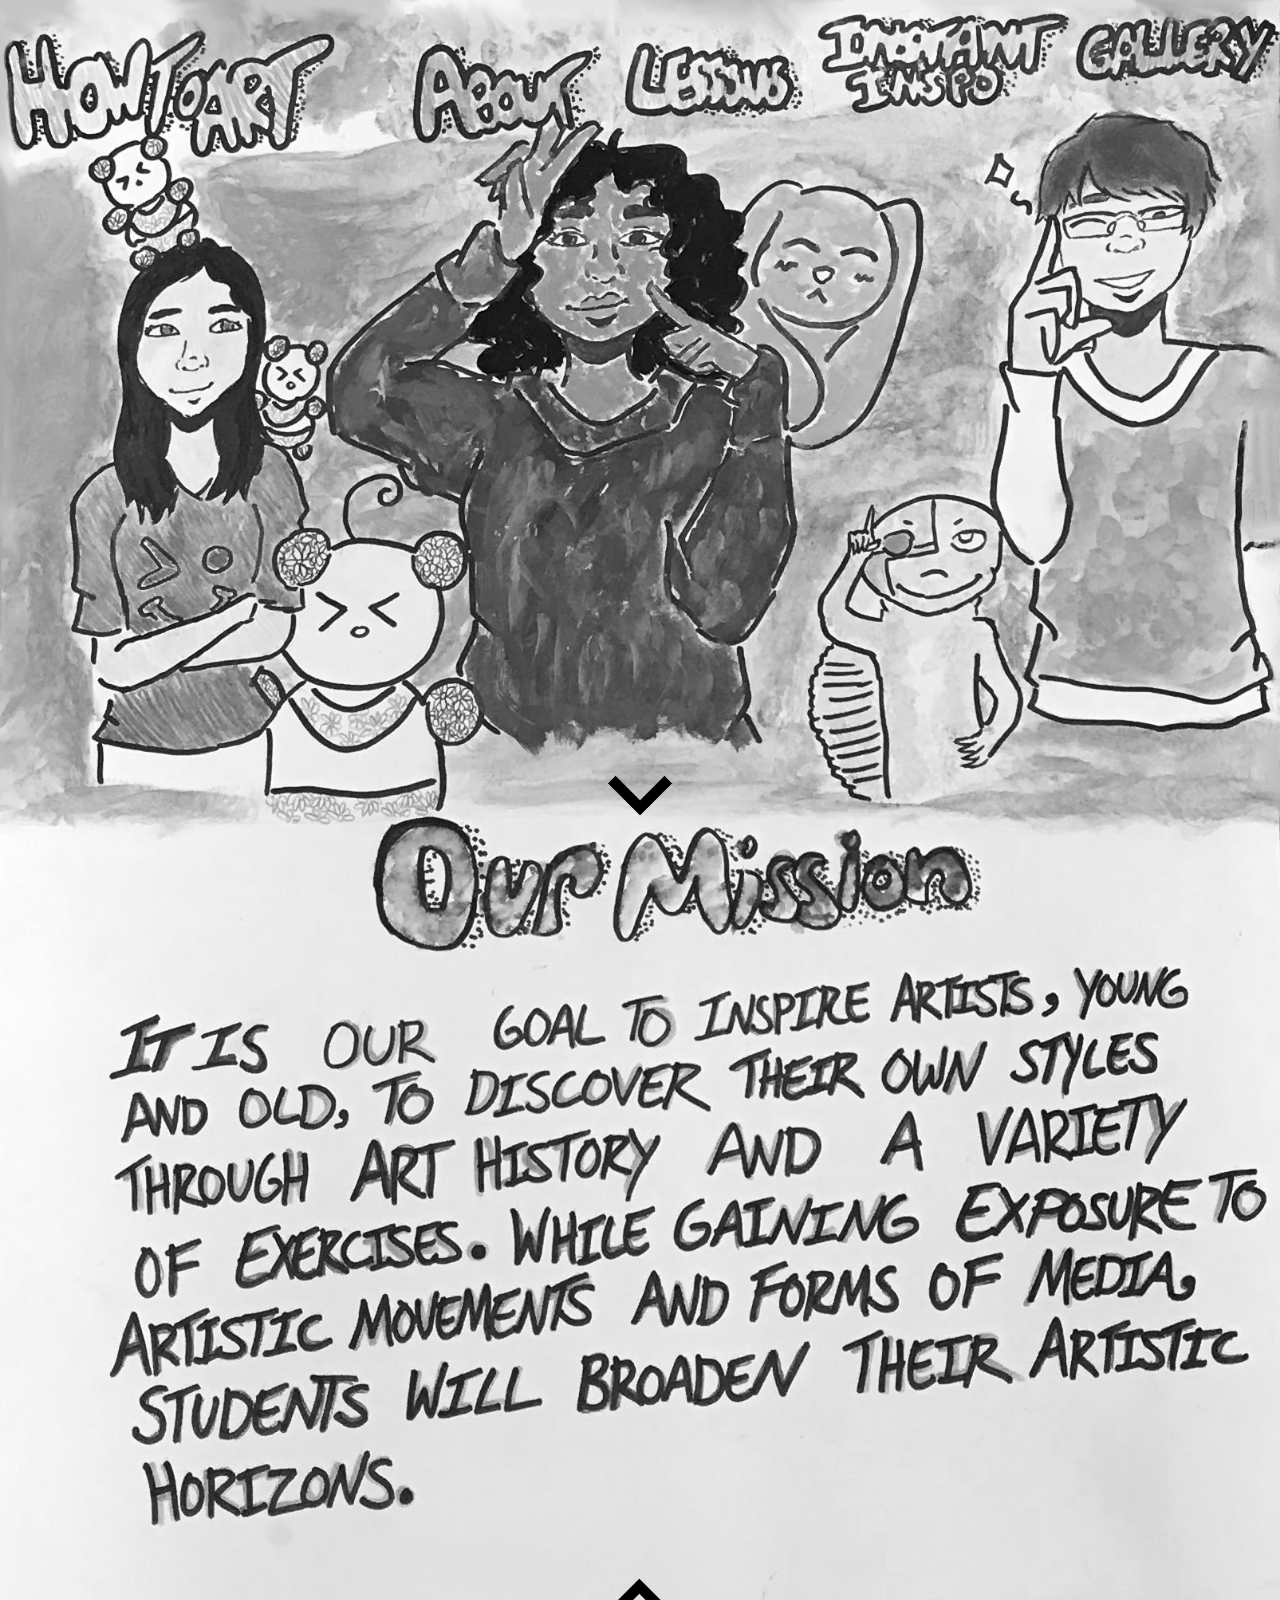
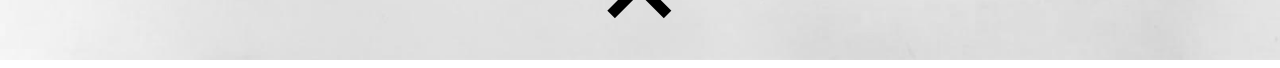
<file: html/index.html>
<!DOCTYPE html>
<html>
    <head>
        <link rel ="stylesheet" href="../css/index.css"><!--Links the css to the html.--> 
        <title>How To Art</title><!--add title to the tab-->
    </head>
    <body>
        <!--This div has an id for up and is for visible top-->
        <div id="up"> 
        </div>

        <!--This div has an id for visible_top. The herf links the down image to the down id that connects to the other image.-->
        <div id="visible_top">
            <a href="#down"><img src="../img/home/down.png" alt="down arrow"></a>
        </div>

        <!--This id is called visible_bottom-->
        <div id="visible_bottom">
            <!--this is to call the up and there's a link for img of an up-->
            <a href="#up"><img src="../img/home/up.png" alt="up arrow"></a>
        </div>
        
        <!--this div is to have an id for down-->
        <div id="down">
            <!--this href is link the down. So when it's clicked, it goes to up-->
            <a href="#up"></a>
        </div>

        <!--Every image is in a div with a class, so they can each be adjusted to fit into the page nicely.-->
        <!--Black and white background of the home page-->
        <div class = "home_background">
            <img src = "../img/home/home_black_white.png" alt="background">
        </div>

        <!--Allows how_to_art image to be on top of the black&white background and to be a clickable link to get to the home page as a navbar-->
        <div class = "how_to_art">
            <a href="index.html"><img src = "../img/home/how_to_art.png" alt="how_to_art navbar"></a>
        </div>

        <!--Allows About image to be on top of the black&white background and to be a clickable link to get to the about page as a navbar-->
        <div class = "about">
            <a href="about.html"><img src = "../img/home/about.png" alt="about navbar"></a>
        </div>

        <!--Allows Lessons image to be on top of the black&white background and to be a clickable link to get to the lessons page as a navbar-->
        <div class = "lessons">    
            <a href="lessons.html"><img src = "../img/home/lessons.png" alt="lessons navbar"></a>
        </div>

        <!--Allows instant_inspo image to be on top of the black&white background and to be a clickable link to get to the instant_inspo page as a navbar-->
        <div class = "instant_inspo">
            <a href="instant_inspo.html"><img src = "../img/home/instant_inspo.png" alt="instant_inspo navbar"></a>
        </div>

        <!--Allows Gallery image to be on top of the black&white background and to be a clickable link to get to the gallery page as a navbar-->
        <div class = "gallery">
            <a href="gallery.html"><img src = "../img/home/gallery.png" alt="gallery navbar"></a>
        </div>

        <!--Add in the our_mission picture to be placed.-->
        <div class = "our_mission">
            <img src="../img/home/our_mission.png" alt="our mission">
        </div>

        <!--Add in the mission_statement1 picture to be placed.-->
        <div class="mission_statement1">
            <img src="../img/home/mission_statement1.png" alt="mission statement">
        </div>

        <!--Add in the mission_statement2 picture to be placed.-->
        <div class="mission_statement2">
            <img src="../img/home/mission_statement2.png" alt="mission statement">
        </div>

        <!--Add in the mission_statement3 picture to be placed.-->
        <div class="mission_statement3">
            <img src="../img/home/mission_statement3.png" alt="mission statement"> 
        </div>

        <!--Add in the mission_statement4 picture to be placed.-->
        <div class="mission_statement4">
            <img src="../img/home/mission_statement4.png" alt="mission statement">
        </div>
        
        <!--These are the content for mission statements. They are hidden text for web browser reader-->
        <div class="mission_statements_text">
            <p>It is our goal to inspire artists, young and old, to discover their own styles through art history and a variety of exercises. While gaining exposure to artistic movements and forms of media, students will broaden their artistic horizons.</p>
        </div>

        <!--Add in the jenny picture to be placed and make it clickable to a specific spot of the about page.-->
        <div class="jenny">
            <a href = "about.html#jenny_linked"><img src="../img/home/jenny.png" alt="jenny"></a>
        </div>

        <!--Add in the panda1 picture to be placed.-->
        <div class="panda1">
            <img src="../img/home/panda1.png" alt="panda">
        </div>

        <!--Add in the panda2 picture to be placed.-->
        <div class="panda2">
            <img src="../img/home/panda2.png" alt="panda">
        </div>

        <!--Add in the panda3 picture to be placed.-->
        <div class="panda3">
            <img src="../img/home/panda3.png" alt="panda">
        </div>

        <!--Add in the samyra picture to be placed and make it clickable to a specific spot of the about page.-->
        <div class="samyra">
            <a href = "about.html#samyra_linked"><img src="../img/home/samyra.png" alt="samyra"></a>
        </div>

        <!--Add in the bunny picture to be placed.-->
        <div class="bunny">
            <img src="../img/home/bunny.png" alt="bunny">
        </div>

        <!--Add in the andy picture to be placed and make it clickable to a specific spot of the about page.-->
        <div class="andy">
            <a href = "about.html#andy_linked"><img src="../img/home/andy.png" alt="andy"></a>
        </div>

        <!--Add in the cyborg picture to be placed.-->
        <div class="cyborg">
            <img src="../img/home/cyborg.png" alt="cyborg">
        </div>
    </body>
</html>
</file>
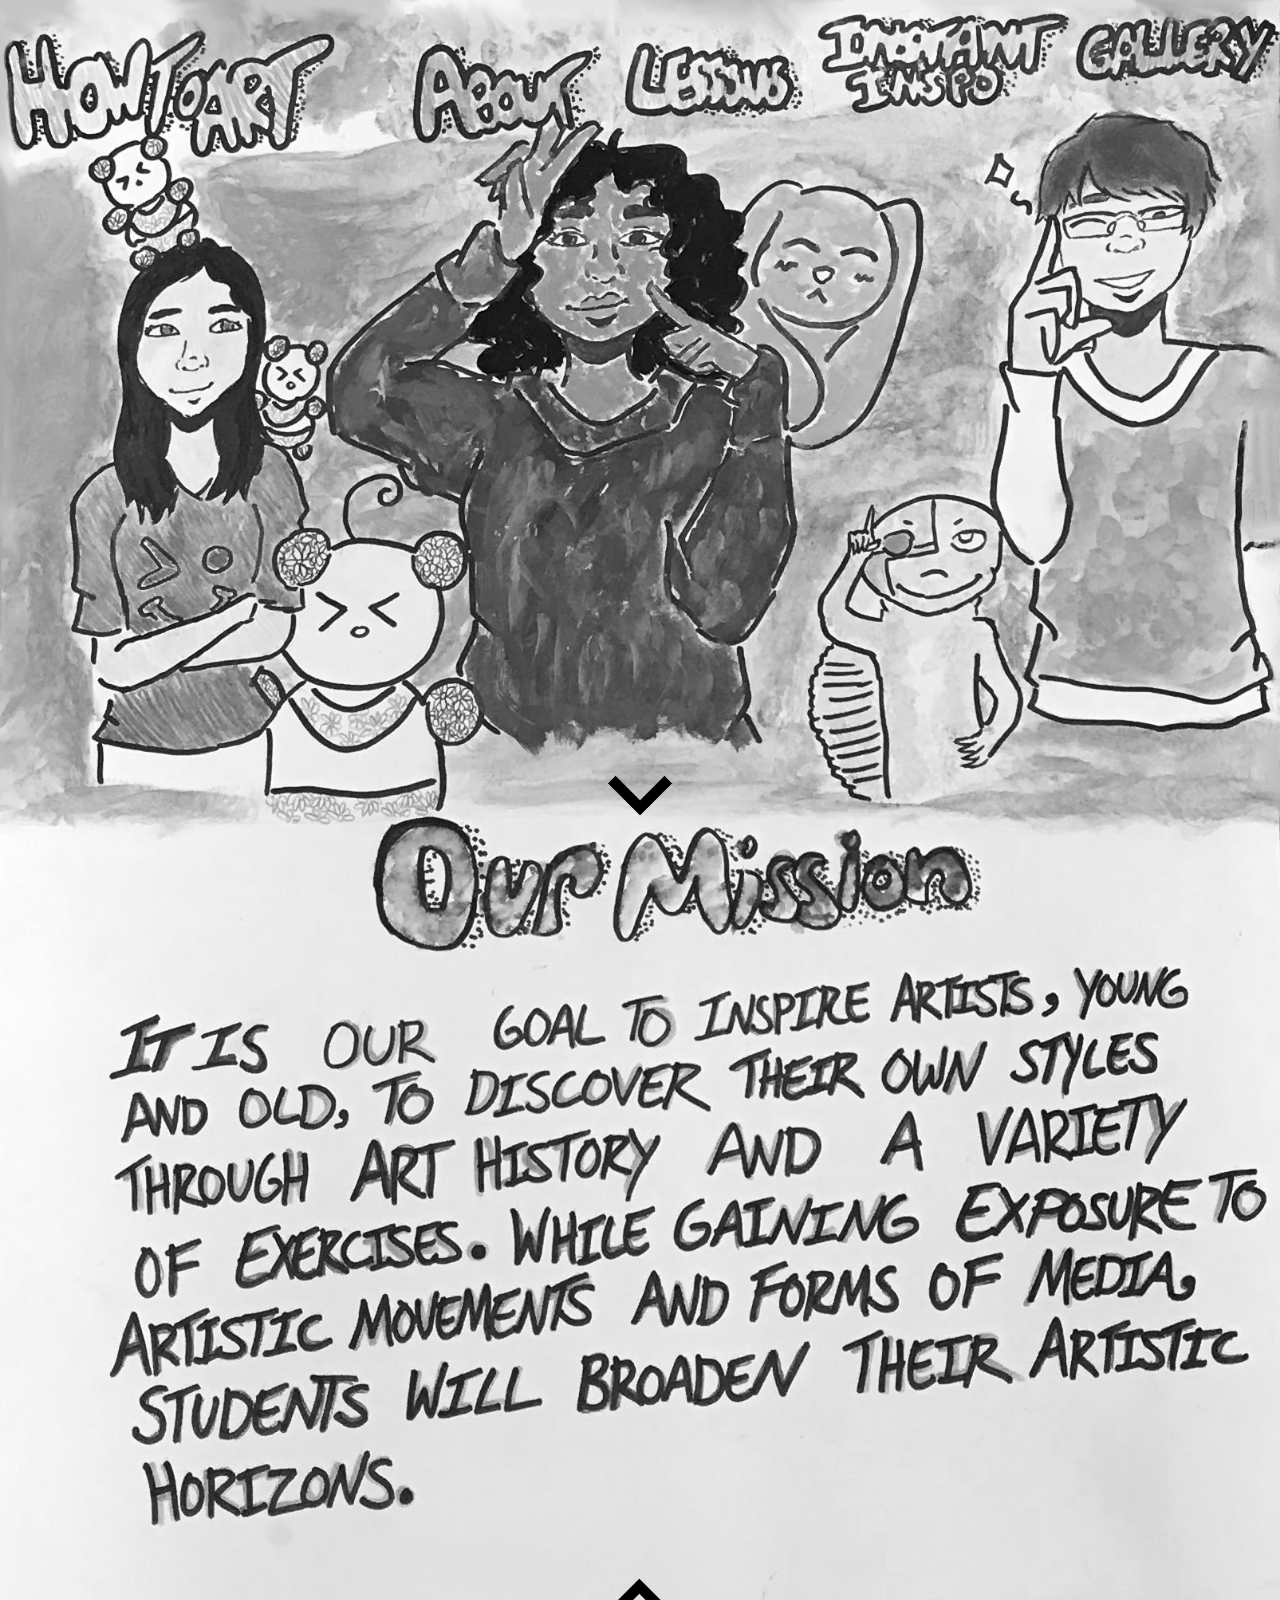
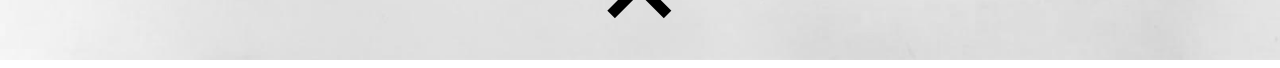
<file: index2.html>
<!DOCTYPE html>
<html>
    <head>
        <link rel ="stylesheet" href="../css/home.css"><!--Links the css to the html.--> 
        <title>How To Art</title><!--add title to the tab-->
    </head>
    <body>
        <!--This div has an id for up and is for visible top-->
        <div id="up"> 
        </div>

        <!--This div has an id for visible_top. The herf links the down image to the down id that connects to the other image.-->
        <div id="visible_top">
            <a href="#down"><img src="../img/home/down.png" alt="down arrow"></a>
        </div>

        <!--This id is called visible_bottom-->
        <div id="visible_bottom">
            <!--this is to call the up and there's a link for img of an up-->
            <a href="#up"><img src="../img/home/up.png" alt="up arrow"></a>
        </div>
        
        <!--this div is to have an id for down-->
        <div id="down">
            <!--this href is link the down. So when it's clicked, it goes to up-->
            <a href="#up"></a>
        </div>

        <!--Every image is in a div with a class, so they can each be adjusted to fit into the page nicely.-->
        <!--Black and white background of the home page-->
        <div class = "home_background">
            <img src = "../img/home/home_black_white.png" alt="background">
        </div>

        <!--Allows how_to_art image to be on top of the black&white background and to be a clickable link to get to the home page as a navbar-->
        <div class = "how_to_art">
            <a href="index.html"><img src = "../img/home/how_to_art.png" alt="how_to_art navbar"></a>
        </div>

        <!--Allows About image to be on top of the black&white background and to be a clickable link to get to the about page as a navbar-->
        <div class = "about">
            <a href="about.html"><img src = "../img/home/about.png" alt="about navbar"></a>
        </div>

        <!--Allows Lessons image to be on top of the black&white background and to be a clickable link to get to the lessons page as a navbar-->
        <div class = "lessons">    
            <a href="lessons.html"><img src = "../img/home/lessons.png" alt="lessons navbar"></a>
        </div>

        <!--Allows instant_inspo image to be on top of the black&white background and to be a clickable link to get to the instant_inspo page as a navbar-->
        <div class = "instant_inspo">
            <a href="instant_inspo.html"><img src = "../img/home/instant_inspo.png" alt="instant_inspo navbar"></a>
        </div>

        <!--Allows Gallery image to be on top of the black&white background and to be a clickable link to get to the gallery page as a navbar-->
        <div class = "gallery">
            <a href="gallery.html"><img src = "../img/home/gallery.png" alt="gallery navbar"></a>
        </div>

        <!--Add in the our_mission picture to be placed.-->
        <div class = "our_mission">
            <img src="../img/home/our_mission.png" alt="our mission">
        </div>

        <!--Add in the mission_statement1 picture to be placed.-->
        <div class="mission_statement1">
            <img src="../img/home/mission_statement1.png" alt="mission statement">
        </div>

        <!--Add in the mission_statement2 picture to be placed.-->
        <div class="mission_statement2">
            <img src="../img/home/mission_statement2.png" alt="mission statement">
        </div>

        <!--Add in the mission_statement3 picture to be placed.-->
        <div class="mission_statement3">
            <img src="../img/home/mission_statement3.png" alt="mission statement"> 
        </div>

        <!--Add in the mission_statement4 picture to be placed.-->
        <div class="mission_statement4">
            <img src="../img/home/mission_statement4.png" alt="mission statement">
        </div>
        
        <!--These are the content for mission statements. They are hidden text for web browser reader-->
        <div class="mission_statements_text">
            <p>It is our goal to inspire artists, young and old, to discover their own styles through art history and a variety of exercises. While gaining exposure to artistic movements and forms of media, students will broaden their artistic horizons.</p>
        </div>

        <!--Add in the jenny picture to be placed and make it clickable to a specific spot of the about page.-->
        <div class="jenny">
            <a href = "about.html#jenny_linked"><img src="../img/home/jenny.png" alt="jenny"></a>
        </div>

        <!--Add in the panda1 picture to be placed.-->
        <div class="panda1">
            <img src="../img/home/panda1.png" alt="panda">
        </div>

        <!--Add in the panda2 picture to be placed.-->
        <div class="panda2">
            <img src="../img/home/panda2.png" alt="panda">
        </div>

        <!--Add in the panda3 picture to be placed.-->
        <div class="panda3">
            <img src="../img/home/panda3.png" alt="panda">
        </div>

        <!--Add in the samyra picture to be placed and make it clickable to a specific spot of the about page.-->
        <div class="samyra">
            <a href = "about.html#samyra_linked"><img src="../img/home/samyra.png" alt="samyra"></a>
        </div>

        <!--Add in the bunny picture to be placed.-->
        <div class="bunny">
            <img src="../img/home/bunny.png" alt="bunny">
        </div>

        <!--Add in the andy picture to be placed and make it clickable to a specific spot of the about page.-->
        <div class="andy">
            <a href = "about.html#andy_linked"><img src="../img/home/andy.png" alt="andy"></a>
        </div>

        <!--Add in the cyborg picture to be placed.-->
        <div class="cyborg">
            <img src="../img/home/cyborg.png" alt="cyborg">
        </div>
    </body>
</html>
</file>
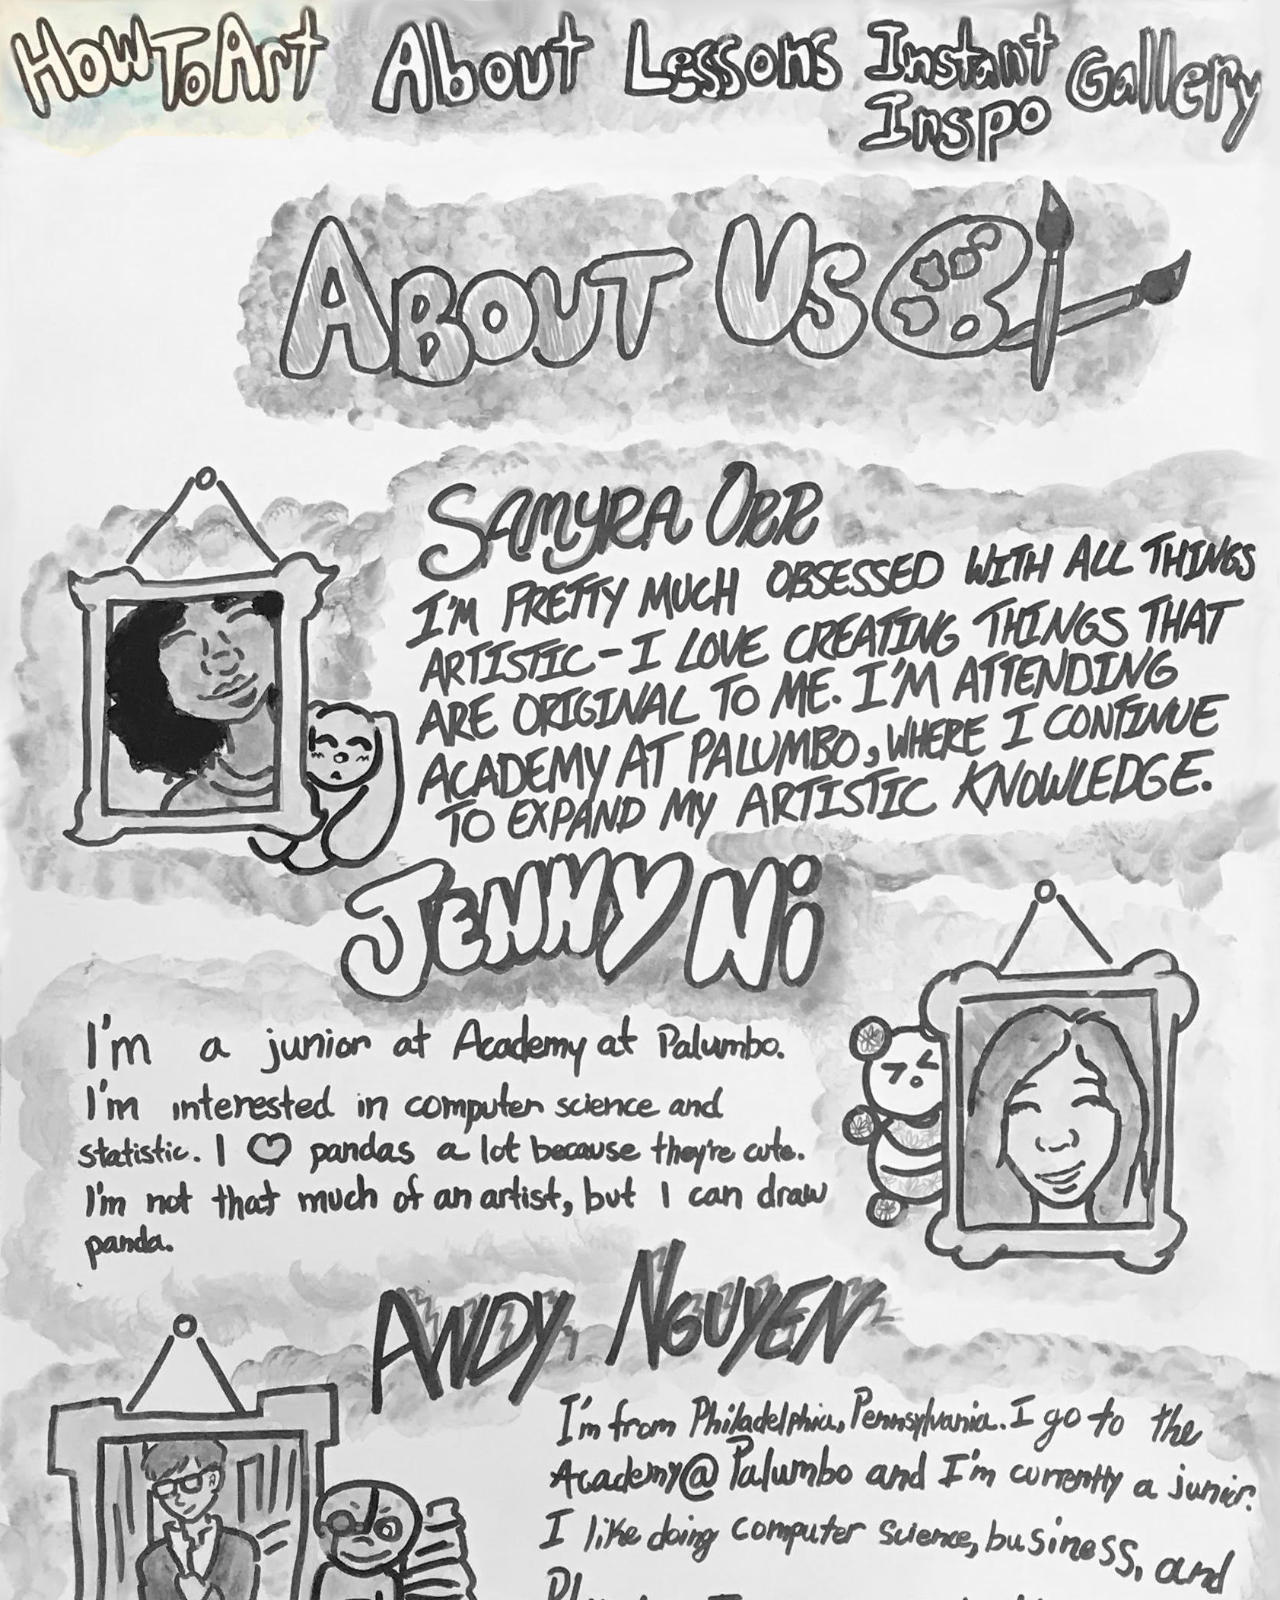
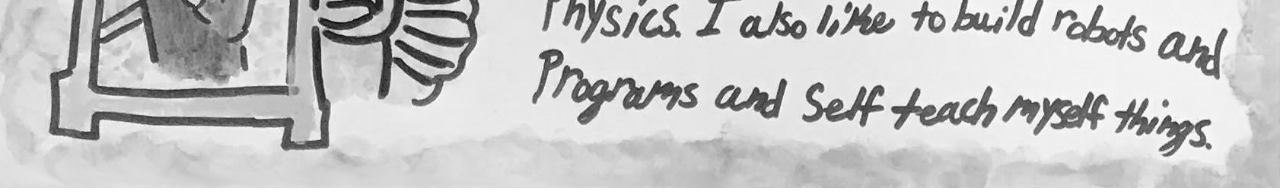
<file: html/about.html>
<!DOCTYPE html>
<html>
    <head>
        <link rel ="stylesheet" href="../css/about.css"><!--Links the css to the html.-->    
        <title>About</title><!--add title to the tab-->
    </head>
    <body>
        <!--Every image is in a div with a class, so they can each be adjusted to fit into the page nicely.-->
        <!--Black and white background of the about page-->
        <div class = "about_background">
            <img src = "../img/about/about_black_white.png" alt="background">
        </div>

        <!--Allows how_to_art image to be on top of the black&white background and to be a clickable link to get to the home page as a navbar-->
        <div class = "how_to_art">
            <a href="index.html"><img src = "../img/about/how_to_art.png" alt="how_to_art navbar"></a>
        </div>

        <!--Allows About image to be on top of the black&white background and to be a clickable link to get to the about page as a navbar-->
        <div class = "about">
            <a href="about.html"><img src = "../img/about/about.png" alt="about navbar"></a>
        </div>

        <!--Allows Lessons image to be on top of the black&white background and to be a clickable link to get to the lessons page as a navbar-->
        <div class = "lessons">    
            <a href="lessons.html"><img src = "../img/about/lessons.png" alt="lessons navbar"></a>
        </div>

        <!--Allows instant_inspo image to be on top of the black&white background and to be a clickable link to get to the instant inspo page as a navbar-->
        <div class = "instant_inspo">
            <a href="instant_inspo.html"><img src = "../img/about/instant_inspo.png" alt="instant_inspo navbar"></a>
        </div>

        <!--Allows Gallery image to be on top of the black&white background and to be a clickable link to get to the gallery page as a navbar-->
        <div class = "gallery">
            <a href="gallery.html"><img src = "../img/about/gallery.png" alt="gallery navbar"></a>
        </div>

        <!--Add in the title picture to be placed.-->
        <div class = "title">
            <img src = "../img/about/title.png" alt="about_us title">
        </div>

        <!--Add in the samyra picture to be placed.-->
        <div class = "samyra">
            <img src = "../img/about/samyra.png" alt="samyra">
        </div>
        
        
        
        <!--link to content about samyra-->
        <div id="samyra_linked"> 
        </div>

        
        
        <!--Add in the about_samyra picture to be placed.-->
        <div class = "about_samyra">
            <img src = "../img/about/about_samyra.png" alt="about samyra">
        </div>
        
        <!--These are the content about samyra. They are hidden text for web browser reader.-->
        <div class="about_samyra_text">
            <p>Samyra Orr. I'm pretty much obssesd with all things. Artistic-I love creating things that are original to me. I'm attending Academy at Palumbo, where I continue to expand my artistic knowledge.</p>
        </div>

        <!--Add in the jenny picture to be placed.-->
        <div class = "jenny">
            <img src = "../img/about/jenny.png" alt="jenny">
        </div>
        
        <!--link to content about jenny-->
        <div id="jenny_linked"> 
        </div>

        <!--Add in the about_jenny picture to be placed.-->
        <div class = "about_jenny">
            <img src = "../img/about/about_jenny.png" alt="about jenny">
        </div>
        
        <!--These are the content about jenny. They are hidden text for web browser reader.-->
        <div class="about_jenny_text">
            <p>Jenny Ni. I'm a junior at Academy at Palumbo. I'm interested in computer science and statistic. I love pandas because they're cute. I'm not that much of an artist, but I can draw panda.</p>
        </div>

        <!--Add in the andy picture to be placed.-->
        <div class = "andy">
            <img src = "../img/about/andy.png" alt="andy">
        </div>
        
        <!--link to content about andy-->
        <div id="andy_linked"> 
        </div>

        <!--Add in the about_andy picture to be placed.-->
        <div class = "about_andy">
            <img src = "../img/about/about_andy.png" alt="about andy">
        </div>
        
        <!--These are the content about andy. They are hidden text for web browser reader.-->
        <div class="about_andy_text">
            <p>Andy Nguyen. I'm from Philadelphia, Pennsylvania. I go to the Academy @ Palumbo, and I'm currently a junior. I like doing computer science, business, and physics. I also like to build robots and programs and self teach myself.</p>
        </div>
    </body>
</html>
</file>
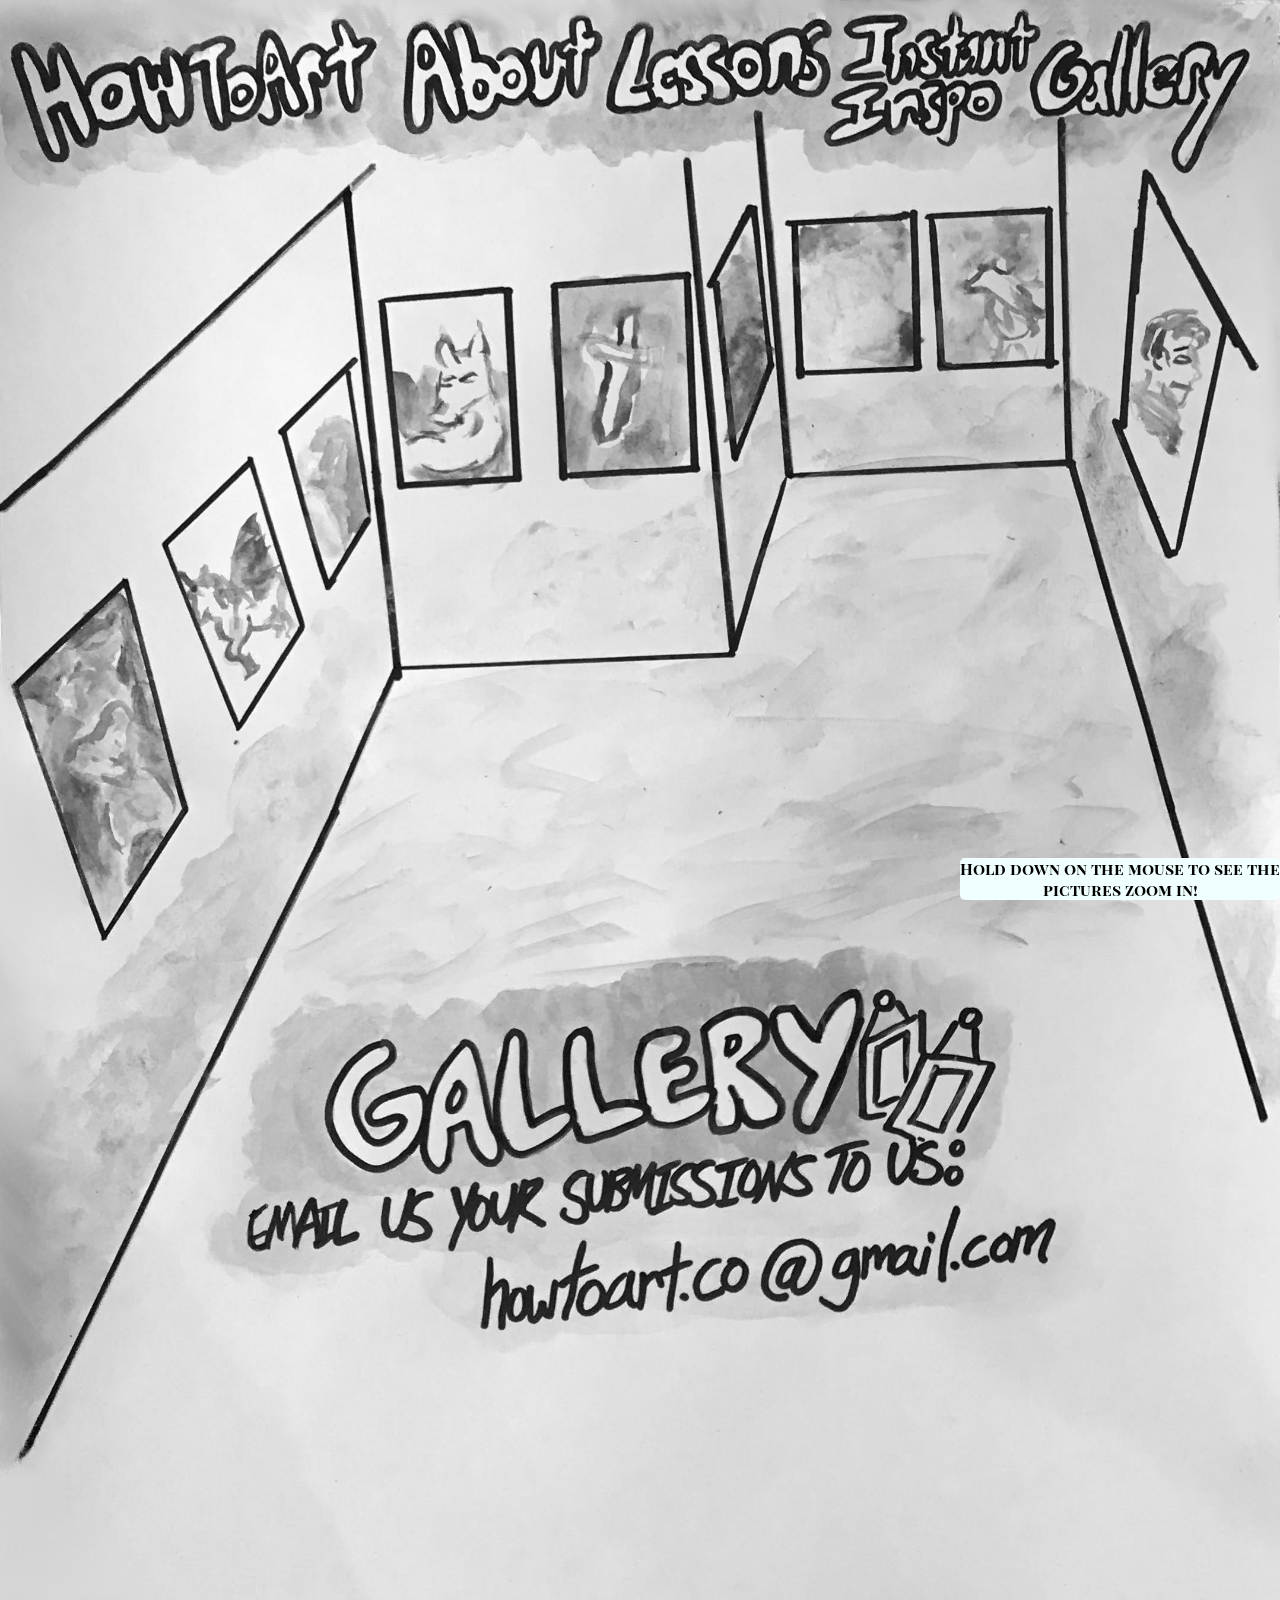
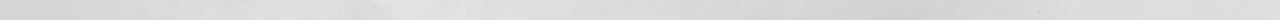
<file: html/gallery.html>
<!DOCTYPE html>
<html>
    <head>
        <link rel ="stylesheet" href="../css/gallery.css"><!--Links the css to the html.-->  
        <title>Gallery</title><!--add title to the tab-->
        <style>
            @import url('https://fonts.googleapis.com/css?family=Playfair+Display+SC');
        </style>
    </head>
    <body>
        <!--This heading is the text instructions for the user to know how to zoom in.-->
        <h2>Hold down on the mouse to see the pictures zoom in!</h2>

        <!--Every image is in a div with a class, so they can each be adjusted to fit into the page nicely.-->
        <!--Black and white background of the gallery page-->
        <div class = "gallery_background">
            <img src = "../img/gallery/gallery_black_white.png" alt="background">
        </div>

        <!--Allows how_to_art image to be on top of the black&white background and to be a clickable link to get to the home page as a navbar-->
        <div class = "how_to_art">
            <a href="index.html"><img src = "../img/gallery/how_to_art.png" alt="how_to_art navbar"></a>
        </div>

        <!--Allows About image to be on top of the black&white background and to be a clickable link to get to the about page as a navbar-->
        <div class = "about">
            <a href="about.html"><img src = "../img/gallery/about.png" alt="about navbar"></a>
        </div>

        <!--Allows lessons image to be on top of the black&white background and to be a clickable link to get to the lessons page as a navbar-->
        <div class = "lessons">    
            <a href="lessons.html"><img src = "../img/gallery/lessons.png" alt="lessons navbar"></a>
        </div>

        <!--Allows instant_inspo image to be on top of the black&white background and to be a clickable link to get to the instant_inspo page as a navbar-->
        <div class = "instant_inspo">
            <a href="instant_inspo.html"><img src = "../img/gallery/instant_inspo.png" alt="instant_inspo navbar"></a>
        </div>

        <!--Allows gallery image to be on top of the black&white background and to be a clickable link to get to the gallery page as a navbar-->
        <div class = "gallery">
            <a href="gallery.html"><img src = "../img/gallery/gallery.png" alt="gallery navbar"></a>
        </div>

        <!--Add in the submissions picture to be placed.-->
        <div class = "submissions">
            <img src = "../img/gallery/submissions.png" alt="submission">
        </div>
        
        <!--These are the content about how to submit artwork to the website. They are hidden text for web browser reader-->
        <div class="submissions_text">
            <p>Gallery. Email us your submssions to us:
            howtoart.co@gmail.com</p>
        </div>

        <!--Add in the floor picture to be placed.-->
        <div class = "floor">
            <img src = "../img/gallery/floor.png" alt="floor">
        </div>

        <!--Add in the art1 picture to be placed.-->
        <div class = "art1">
            <img src = "../img/gallery/art1.png" alt="polar bear">
            <!--Add in the Polar bear text to be placed.-->
            <div class = "text_bear">Polar Bear By Sotic Budiarachman</div>
        </div>

        <!--Add in the sun_moon art work picture to be zoomed in.-->
        <img class = "artwork polar_bear  descriptor text_bear" src = "../img/gallery/polar_bear.jpg" alt="polar bear">

        <!--Add in the art2 picture to be placed.-->
        <div class = "art2">
            <img src = "../img/gallery/art2.png" alt="student's art">
            <!--Add in the Alicorn text to be placed.-->
            <div class = "text_alicorn"> Alicorn By Chuanhui Yen</div>
        </div>

        <!--Add in the sun_moon art work picture to be zoomed in.-->
        <img class = "artwork alicorn" src = "../img/gallery/alicorn.jpg" alt="alicorn">

        <!--Add in the art3 picture to be placed.-->
        <div class = "art3">
            <img src = "../img/gallery/art3.png" alt="student's art">
            <div class = "text_sun_moon"> sun_moon By Aniyah Calloway-Lane</div>
        </div>

        <!--Add in the sun_moon art work picture to be zoomed in.-->
        <img class = "artwork sun_moon" src = "../img/gallery/sun_moon.jpg" alt="sun moon">

        <!--Add in the art4 picture to be placed.-->
        <div class = "art4">
            <img src = "../img/gallery/art4.png" alt="student's art">
            <!--Add in the white fox text to be placed.-->
            <div class = "text_white_fox">White Fox By Abigail Tapia</div>
        </div>

        <!--Add in the white_fox art work picture to be zoomed in.-->
        <img class = "artwork white_fox" src = "../img/gallery/white_fox.jpg" alt="white fox">

        <!--Add in the art5 picture to be placed.-->
        <div class = "art5">
            <img src = "../img/gallery/art5.png" alt="student's art">
            <!--Add in the sword text to be placed.-->
            <div class = "text_sword">Sword By Joie Harris</div>
        </div>

        <!--Add in the sword art work picture to be zoomed in.-->
        <img class = "artwork sword" src = "../img/gallery/sword.jpg" alt="sword">

        <!--Add in the art6 picture to be placed.-->
        <div class = "art6">
            <img src = "../img/gallery/art6.png" alt="student's art">
            <!--Add in the city text to be placed.-->
            <div class = "text_city">City By Anonymous</div>
        </div>

        <!--Add in the city art work picture to be zoomed in.-->
        <img class = "artwork city" src = "../img/gallery/city.jpg" alt="city">

        <!--Add in the art7 picture to be placed.-->
        <div class = "art7">
            <img src = "../img/gallery/art7.png" alt="student's art">
            <!--Add in the galaxy text to be placed.-->
            <div class = "text_galaxy">Galaxy By Anonymous</div>
        </div>

        <!--Add in the galaxy art work picture to be zoomed in.-->
        <img class = "artwork galaxy" src = "../img/gallery/galaxy.jpg" alt="galaxy">

        <!--Add in the art8 picture to be placed.-->
        <div class = "art8">
            <img src = "../img/gallery/art8.png" alt="student's art">
            <!--Add in the bird text to be placed.-->
            <div class = "text_bird">Bird By Anonymous</div>
        </div>

        <!--Add in the bird art work picture to be zoomed in.-->
        <img class = "artwork bird" src = "../img/gallery/bird.jpg" alt="bird">

        <!--Add in the art9 picture to be placed.-->
        <div class = "art9">
            <img src = "../img/gallery/art9.png" alt="student's art">
            <!--Add in the bts text to be placed.-->
            <div class = "text_bts">BTS Jungkook By Imene Mancer</div>
        </div>

        <!--Add in the bts art work picture to be zoomed in.-->
        <img class = "artwork bts" src = "../img/gallery/bts.jpg" alt="bts">
        
        <!--Add in the wall1 picture to be placed.-->
        <div class = "wall1">
            <img src = "../img/gallery/wall1.png" alt="wall">
        </div>
        
        <!--Add in the wall2 picture to be placed.-->
        <div class = "wall2">
            <img src = "../img/gallery/wall2.png" alt="wall">
        </div>
        
        <!--Add in the wall3 picture to be placed.-->
        <div class = "wall3">
            <img src = "../img/gallery/wall3.png" alt="wall">
        </div>
        
        <!--Add in the wall4 picture to be placed.-->
        <div class = "wall4">
            <img src = "../img/gallery/wall4.png" alt="wall">
        </div>
    </body>
</html>
</file>
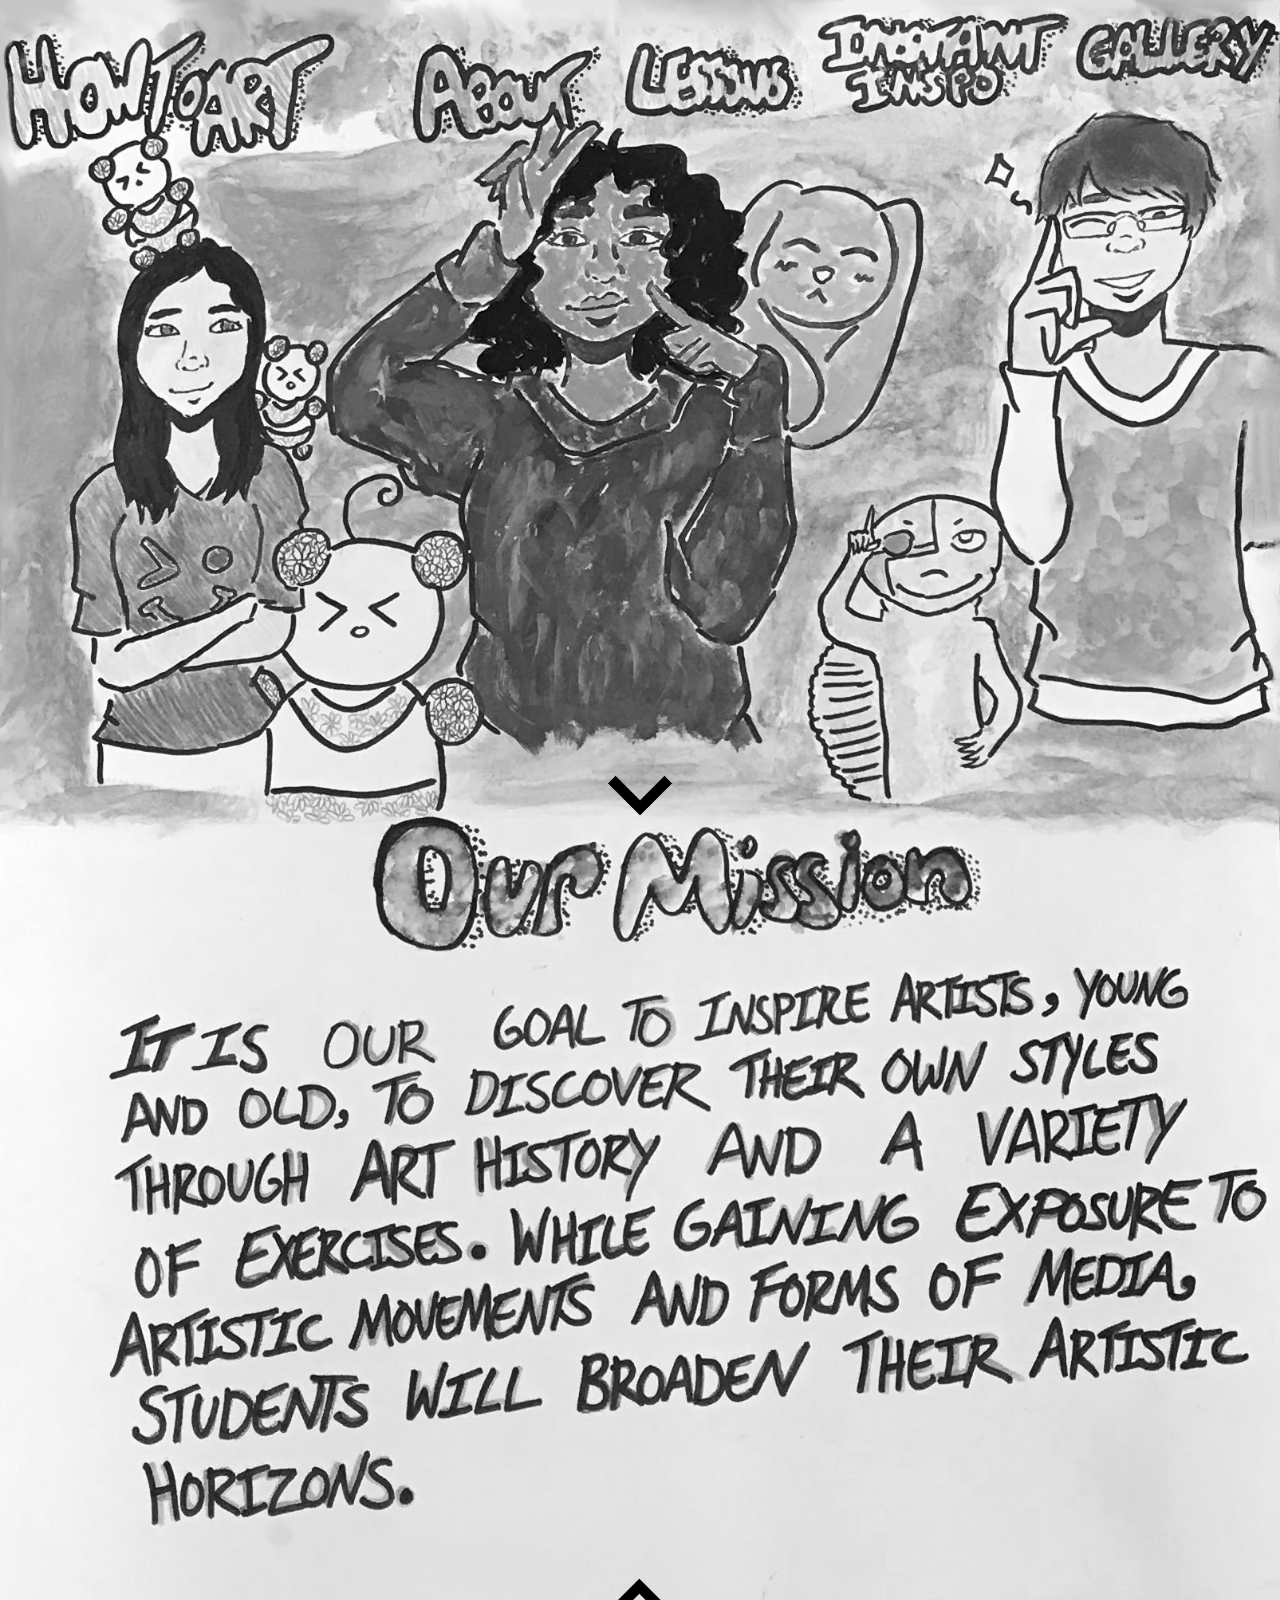
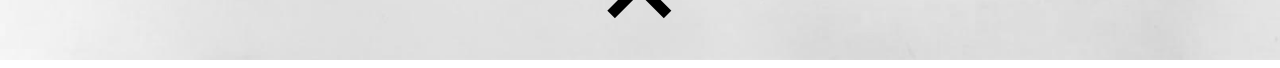
<file: html/home.html>
<!DOCTYPE html>
<html>
    <head>
        <link rel ="stylesheet" href="../css/home.css"><!--Links the css to the html.--> 
        <title>How To Art</title><!--add title to the tab-->
    </head>
    <body>
        <!--This div has an id for up and is for visible top-->
        <div id="up"> 
        </div>

        <!--This div has an id for visible_top. The herf links the down image to the down id that connects to the other image.-->
        <div id="visible_top">
            <a href="#down"><img src="../img/home/down.png" alt="down arrow"></a>
        </div>

        <!--This id is called visible_bottom-->
        <div id="visible_bottom">
            <!--this is to call the up and there's a link for img of an up-->
            <a href="#up"><img src="../img/home/up.png" alt="up arrow"></a>
        </div>
        
        <!--this div is to have an id for down-->
        <div id="down">
            <!--this href is link the down. So when it's clicked, it goes to up-->
            <a href="#up"></a>
        </div>

        <!--Every image is in a div with a class, so they can each be adjusted to fit into the page nicely.-->
        <!--Black and white background of the home page-->
        <div class = "home_background">
            <img src = "../img/home/home_black_white.png" alt="background">
        </div>

        <!--Allows how_to_art image to be on top of the black&white background and to be a clickable link to get to the home page as a navbar-->
        <div class = "how_to_art">
            <a href="home.html"><img src = "../img/home/how_to_art.png" alt="how_to_art navbar"></a>
        </div>

        <!--Allows About image to be on top of the black&white background and to be a clickable link to get to the about page as a navbar-->
        <div class = "about">
            <a href="about.html"><img src = "../img/home/about.png" alt="about navbar"></a>
        </div>

        <!--Allows Lessons image to be on top of the black&white background and to be a clickable link to get to the lessons page as a navbar-->
        <div class = "lessons">    
            <a href="lessons.html"><img src = "../img/home/lessons.png" alt="lessons navbar"></a>
        </div>

        <!--Allows instant_inspo image to be on top of the black&white background and to be a clickable link to get to the instant_inspo page as a navbar-->
        <div class = "instant_inspo">
            <a href="instant_inspo.html"><img src = "../img/home/instant_inspo.png" alt="instant_inspo navbar"></a>
        </div>

        <!--Allows Gallery image to be on top of the black&white background and to be a clickable link to get to the gallery page as a navbar-->
        <div class = "gallery">
            <a href="gallery.html"><img src = "../img/home/gallery.png" alt="gallery navbar"></a>
        </div>

        <!--Add in the our_mission picture to be placed.-->
        <div class = "our_mission">
            <img src="../img/home/our_mission.png" alt="our mission">
        </div>

        <!--Add in the mission_statement1 picture to be placed.-->
        <div class="mission_statement1">
            <img src="../img/home/mission_statement1.png" alt="mission statement">
        </div>

        <!--Add in the mission_statement2 picture to be placed.-->
        <div class="mission_statement2">
            <img src="../img/home/mission_statement2.png" alt="mission statement">
        </div>

        <!--Add in the mission_statement3 picture to be placed.-->
        <div class="mission_statement3">
            <img src="../img/home/mission_statement3.png" alt="mission statement"> 
        </div>

        <!--Add in the mission_statement4 picture to be placed.-->
        <div class="mission_statement4">
            <img src="../img/home/mission_statement4.png" alt="mission statement">
        </div>
        
        <!--These are the content for mission statements. They are hidden text for web browser reader-->
        <div class="mission_statements_text">
            <p>It is our goal to inspire artists, young and old, to discover their own styles through art history and a variety of exercises. While gaining exposure to artistic movements and forms of media, students will broaden their artistic horizons.</p>
        </div>

        <!--Add in the jenny picture to be placed and make it clickable to a specific spot of the about page.-->
        <div class="jenny">
            <a href = "about.html#jenny_linked"><img src="../img/home/jenny.png" alt="jenny"></a>
        </div>

        <!--Add in the panda1 picture to be placed.-->
        <div class="panda1">
            <img src="../img/home/panda1.png" alt="panda">
        </div>

        <!--Add in the panda2 picture to be placed.-->
        <div class="panda2">
            <img src="../img/home/panda2.png" alt="panda">
        </div>

        <!--Add in the panda3 picture to be placed.-->
        <div class="panda3">
            <img src="../img/home/panda3.png" alt="panda">
        </div>

        <!--Add in the samyra picture to be placed and make it clickable to a specific spot of the about page.-->
        <div class="samyra">
            <a href = "about.html#samyra_linked"><img src="../img/home/samyra.png" alt="samyra"></a>
        </div>

        <!--Add in the bunny picture to be placed.-->
        <div class="bunny">
            <img src="../img/home/bunny.png" alt="bunny">
        </div>

        <!--Add in the andy picture to be placed and make it clickable to a specific spot of the about page.-->
        <div class="andy">
            <a href = "about.html#andy_linked"><img src="../img/home/andy.png" alt="andy"></a>
        </div>

        <!--Add in the cyborg picture to be placed.-->
        <div class="cyborg">
            <img src="../img/home/cyborg.png" alt="cyborg">
        </div>
    </body>
</html>
</file>
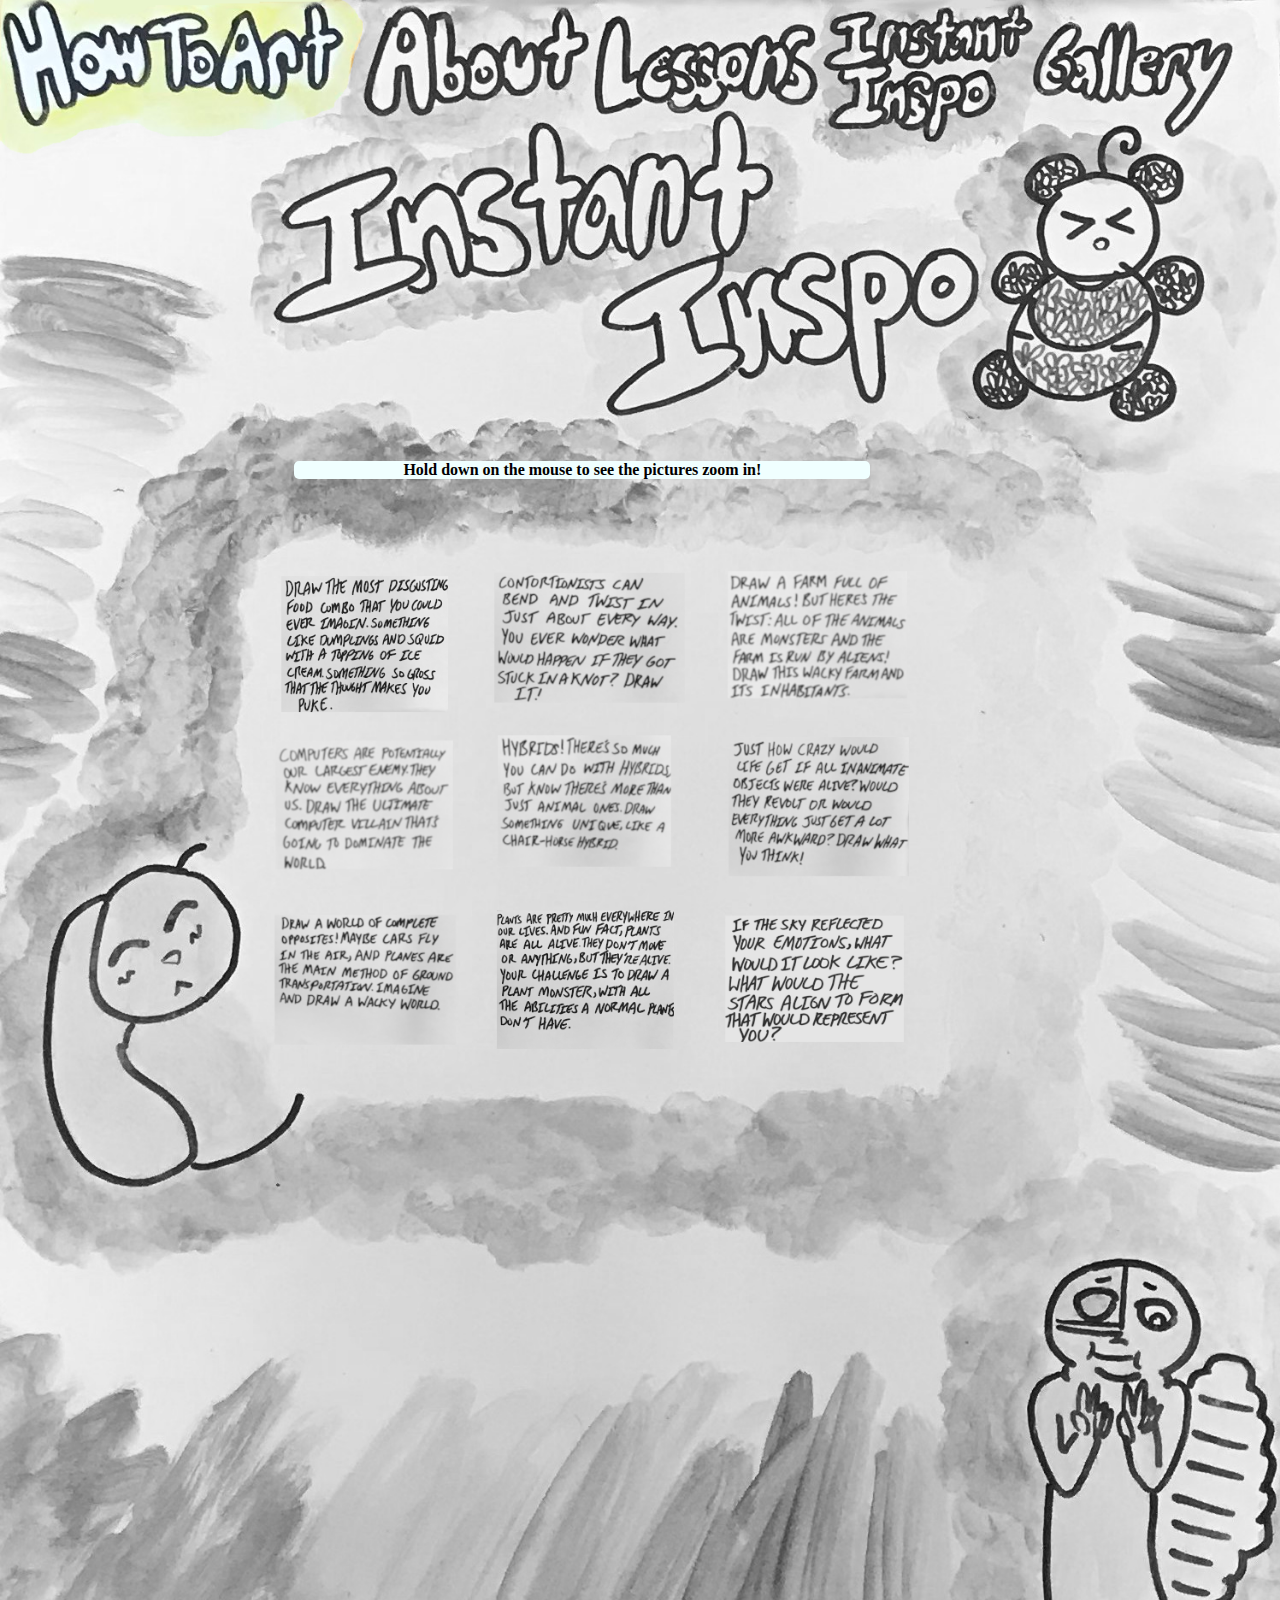
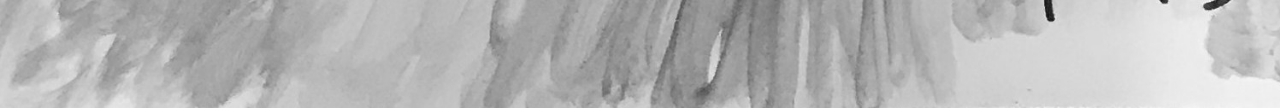
<file: html/instant_inspo.html>
<!DOCTYPE html>
<html>
    <head>
        <link rel ="stylesheet" href="../css/instant_inspo.css"><!--Links the css to the html.-->   
        <title>Instant Inspo</title><!--add title to the tab-->
    </head>
    <body>
        <!--Every image is in a div with a class, so they can each be adjusted to fit into the page nicely.-->
        <!--Black and white background of the instant inspo page-->
        <div class = "instant_inspo_background">
            <img src = "../img/instant_inspo/instant_inspo_black_white.png" alt="background">
        </div>

        <!--Allows how_to_art image to be on top of the black&white background and to be a clickable link to get to the home page as a navbar-->
        <div class = "how_to_art">
            <a href="index.html"><img src = "../img/instant_inspo/how_to_art.png" alt="how_to_art navbar"></a>
        </div>

        <!--Allows About image to be on top of the black&white background and to be a clickable link to get to the about page as a navbar-->
        <div class = "about">
            <a href="about.html"><img src = "../img/instant_inspo/about.png" alt="about navbar"></a>
        </div>

        <!--Allows Lessons image to be on top of the black&white background and to be a clickable link to get to the lessons page as a navbar-->
        <div class = "lessons">    
            <a href="lessons.html"><img src = "../img/instant_inspo/lessons.png" alt="lessons navbar"></a>
        </div>

        <!--Allows instant_inspo image to be on top of the black&white background and to be a clickable link to get to the instant inspo page as a navbar-->
        <div class = "instant_inspo">
            <a href="instant_inspo.html"><img src = "../img/instant_inspo/instant_inspo.png" alt="instant_inspo navbar"></a>
        </div>

        <!--Allows Gallery image to be on top of the black&white background and to be a clickable link to get to the gallery page as a navbar-->
        <div class = "gallery">
            <a href="gallery.html"><img src = "../img/instant_inspo/gallery.png" alt="gallery navbar"></a>
        </div>

        <!--Add in the title picture to be placed.-->
        <div class = "title">
            <img src = "../img/instant_inspo/title.png" alt="instant_inspo title">
        </div>
        
        <!--This heading is the text instructions for the user to know how to zoom in.-->
        <h2>Hold down on the mouse to see the pictures zoom in!</h2>

        <!--Add in the leftEdge-rainbow picture to be placed.-->
        <div class = "left_rainbow">
            <img src = "../img/instant_inspo/left_rainbow.png" alt="left rainbow">
        </div>

        <!--Add in the rightEdge-rainbow picture to be placed.-->
        <div class = "right_rainbow">
            <img src = "../img/instant_inspo/right_rainbow.png" alt="right rainbow">
        </div>

        <!--Add in the bottomEdge-rainbow picture to be placed.-->
        <div class = "bottom_rainbow">
            <img src = "../img/instant_inspo/bottom_rainbow.png" alt="bottom rainbow">
        </div>

        <!--Add in the panda picture to be placed.-->
        <div class = "panda">
            <img src = "../img/instant_inspo/panda.png" alt="panda">
        </div>

        <!--Add in the bunny picture to be placed.-->
        <div class = "bunny">
            <img src = "../img/instant_inspo/bunny.png" alt="bunny">
        </div>

        <!--Add in the cyborg picture to be placed.-->
        <div class = "cyborg">
            <img src = "../img/instant_inspo/cyborg.png" alt="cyborg">
        </div>

        <!--Add in the frame picture to be placed.-->
        <div class = "frame">
            <img src = "../img/instant_inspo/frame.png" alt="prompt frame">
        </div>

        <!--Add in the cyborg_frame picture to be placed.-->
        <div class = "cyborg_frame">
            <img src = "../img/instant_inspo/cyborg_frame.png" alt="cyborg frame">
        </div>

        <!--Add in the 1st blurry prompt picture to be placed.-->
        <div class = "prompt1">
            <img src = "../img/instant_inspo/prompts/prompt1.png" alt="prompt">
        </div>

        <!--Add in the 1st clear prompt picture to be zoomed in.-->
        <img class = "zoom prompt1a" src = "../img/instant_inspo/prompts/prompt1a.png" alt="zoomed prompt">
        
        <!--These are the content for the 1st prompt. They are hidden text for web browser reader-->
        <div class = "prompt1_text">
            <p>Draw the most disgusting food combo that you could ever imagine. Something like dumplings and squid with a topping of ice cream. Something so gross that the thought makes you puke.</p>
        </div>

        <!--Add in the 2nd blurry prompt picture to be placed.-->
        <div class = "prompt2">
            <img src = "../img/instant_inspo/prompts/prompt2.png" alt="prompt">
        </div>

        <!--Add in the 2nd clear prompt picture to be zoomed in.-->
        <img class = "zoom prompt2a" src = "../img/instant_inspo/prompts/prompt2a.png" alt="zoomed prompt">
        
        <!--These are the content for the 2nd prompt. They are hidden text for web browser reader-->
        <div class = "prompt2_text">
            <p>Contortionists can bend and twist in just about every way. Do you ever wonder what would happen if they got stuck in a knot? Draw it!</p>
        </div>

        <!--Add in the 3rd blurry prompt picture to be placed.-->
        <div class = "prompt3">
            <img src = "../img/instant_inspo/prompts/prompt3.png" alt="prompt">
        </div>

        <!--Add in the 3rd clear prompt picture to be zoomed in.-->
        <img class = "zoom prompt3a" src = "../img/instant_inspo/prompts/prompt3a.png" alt="zoomed prompt">
        
        <!--These are the content for the 3rd prompt. They are hidden text for web browser reader-->
        <div class = "prompt3_text">
            <p>Draw a farm full of animals! But here's the twist: all of the animals are monsters, and the farm is run by aliens! Draw this wacky farm and its inhabitants</p>
        </div>

        <!--Add in the 4th blurry prompt picture to be placed.-->
        <div class = "prompt4">
            <img src = "../img/instant_inspo/prompts/prompt4.png" alt="prompt">
        </div>

        <!--Add in the 4th clear prompt picture to be zoomed in.-->
        <img class = "zoom prompt4a" src = "../img/instant_inspo/prompts/prompt4a.png" alt="zoomed prompt">
        
        <!--These are the content for the 4th prompt. They are hidden text for web browser reader-->
        <div class = "prompt4_text">
            <p>Computers are potentially our largest enemies. They know everything about us. Draw the ultimate computer villian that's going to dominate the world.</p>
        </div>

        <!--Add in the 5th blurry prompt picture to be placed.-->
        <div class = "prompt5">
            <img src = "../img/instant_inspo/prompts/prompt5.png" alt="prompt">
        </div>

        <!--Add in the 5th clear prompt picture to be zoomed in.-->
        <img class = "zoom prompt5a" src = "../img/instant_inspo/prompts/prompt5a.png" alt="zoomed prompt">
        
        <!--These are the content for the 5th prompt. They are hidden text for web browser reader-->
        <div class = "prompt5_text">
            <p>Hybirds! There's so much you can do with hybirds, but know there's more than just animal ones. Draw something unique, like a chair-horse hybird.</p>
        </div>

        <!--Add in the 6th blurry prompt picture to be placed.-->
        <div class = "prompt6">
            <img src = "../img/instant_inspo/prompts/prompt6.png" alt="prompt">
        </div>

        <!--Add in the 6th clear prompt picture to be zoomed in.-->
        <img class = "zoom prompt6a" src = "../img/instant_inspo/prompts/prompt6a.png" alt="zoomed prompt">
        
        <!--These are the content for the 6th prompt. They are hidden text for web browser reader-->
        <div class = "prompt6_text">
            <p>Just how crazy life would get if all inanimate objects were alive? Would they revolt or would everything just get a lot more awkward? Draw what you think!</p>
        </div>

        <!--Add in the 7th blurry prompt picture to be placed.-->
        <div class = "prompt7">
            <img src = "../img/instant_inspo/prompts/prompt7.png" alt="prompt">
        </div>

        <!--Add in the 7th clear prompt picture to be zoomed in.-->
        <img class = "zoom prompt7a" src = "../img/instant_inspo/prompts/prompt7a.png" alt="zoomed prompt">
        
        <!--These are the content for the 7th prompt. They are hidden text for web browser reader-->
        <div class = "prompt7_text">
            <p>DRaw a world of complete opposites! Maybe cars fly in the air, and planes are the main method of ground tranportation. Imagine and draw a wacky world.</p>
        </div>

        <!--Add in the 8th blurry prompt picture to be placed.-->
        <div class = "prompt8">
            <img src = "../img/instant_inspo/prompts/prompt8.png" alt="prompt">
        </div>

        <!--Add in the 8th clear prompt picture to be zoomed in.-->
        <img class = "zoom prompt8a" src = "../img/instant_inspo/prompts/prompt8a.png" alt="zoomed prompt">
        
        <!--These are the content for the 8th prompt. They are hidden text for web browser reader-->
        <div class = "prompt8_text">
            <p>Plants are pretty much everywhere in our lives! And fun fact, plants are all alive. They don't move or anything, but they're alive. Your challenge is to draw a plant monster, with all the abilities a normal plant don't have.</p>
        </div>

        <!--Add in the 9th blurry prompt picture to be placed.-->
        <div class = "prompt9">
            <img src = "../img/instant_inspo/prompts/prompt9.png" alt="prompt">
        </div>
        
        <!--Add in the 9th clear prompt picture to be zoomed in.-->
        <img class = "zoom prompt9a" src = "../img/instant_inspo/prompts/prompt9a.png" alt="zoomed prompt">
        
        <!--These are the content for the 9th prompt. They are hidden text for web browser reader-->
        <div class = "prompt9_text">
            <p>If the sky reflected your emotions, what would it look like? What would the stars align to form that would represent you?</p>
        </div>
    </body>
</html>
</file>
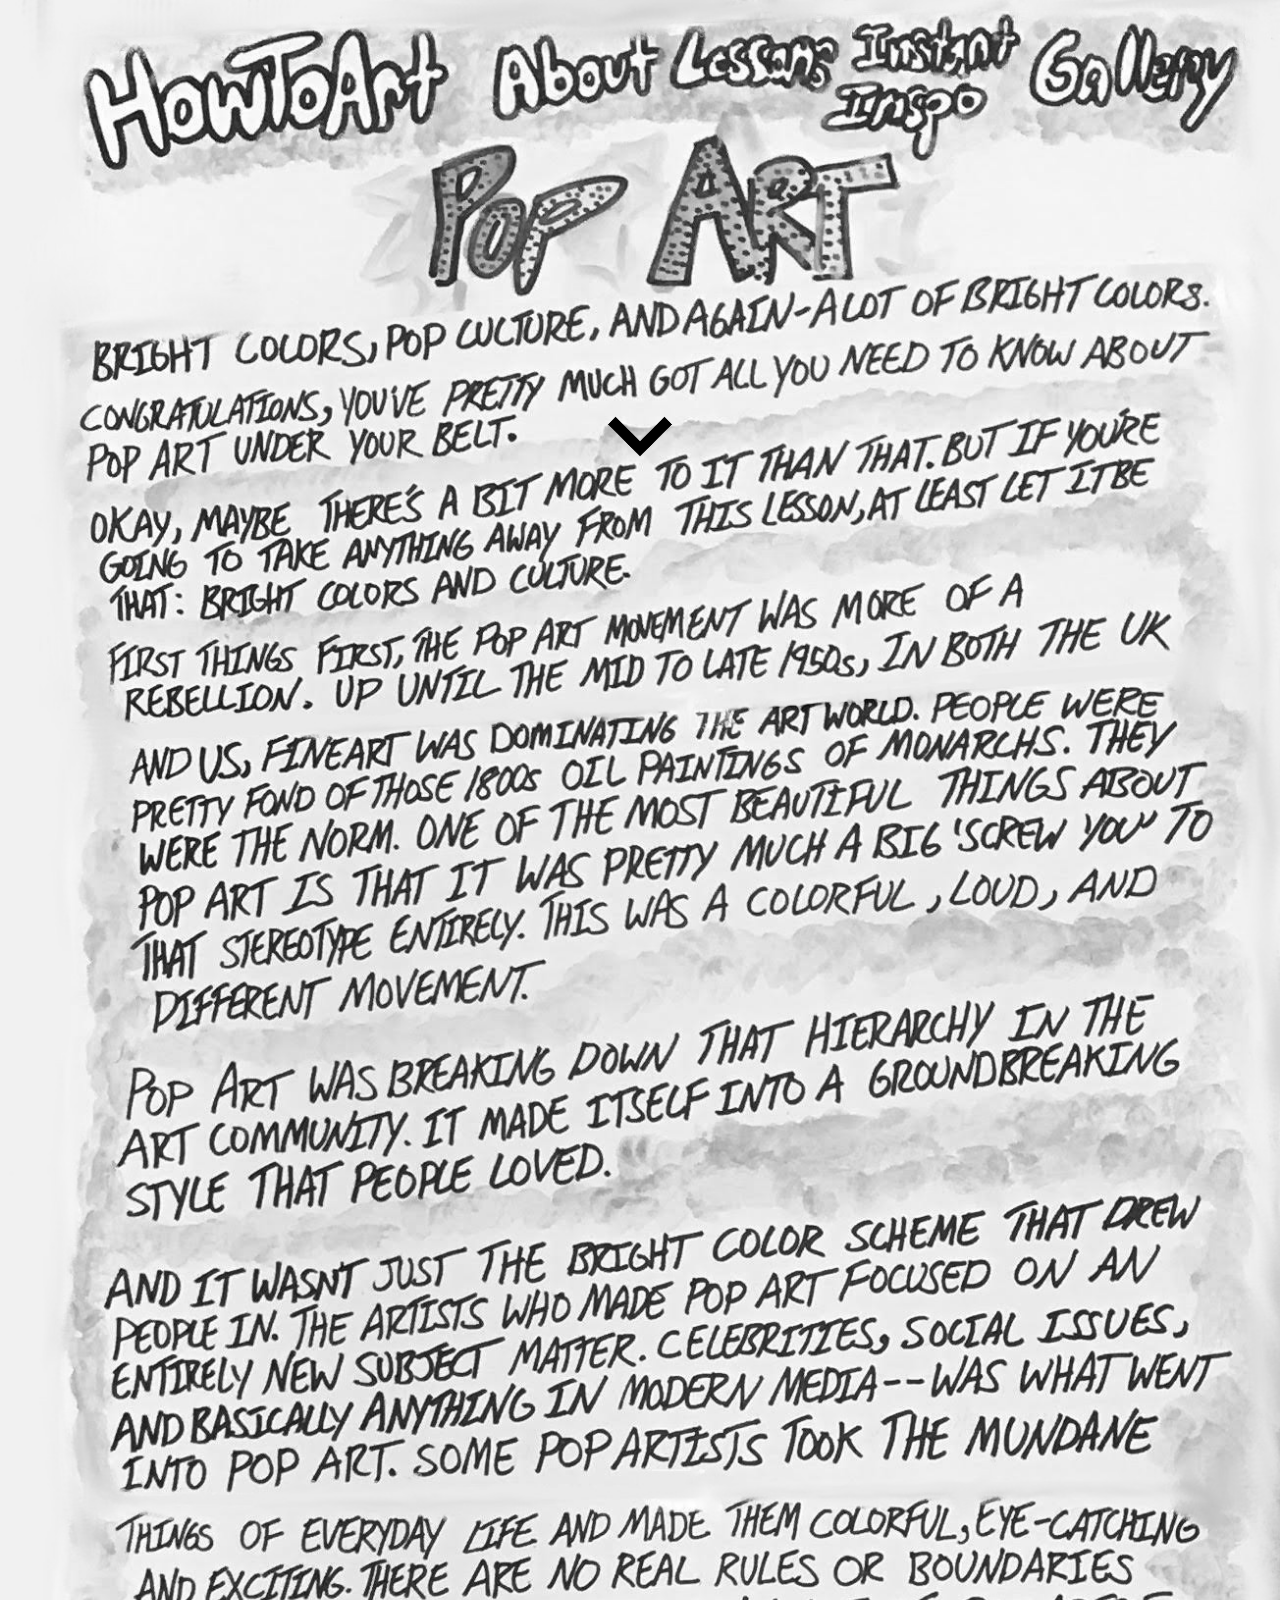
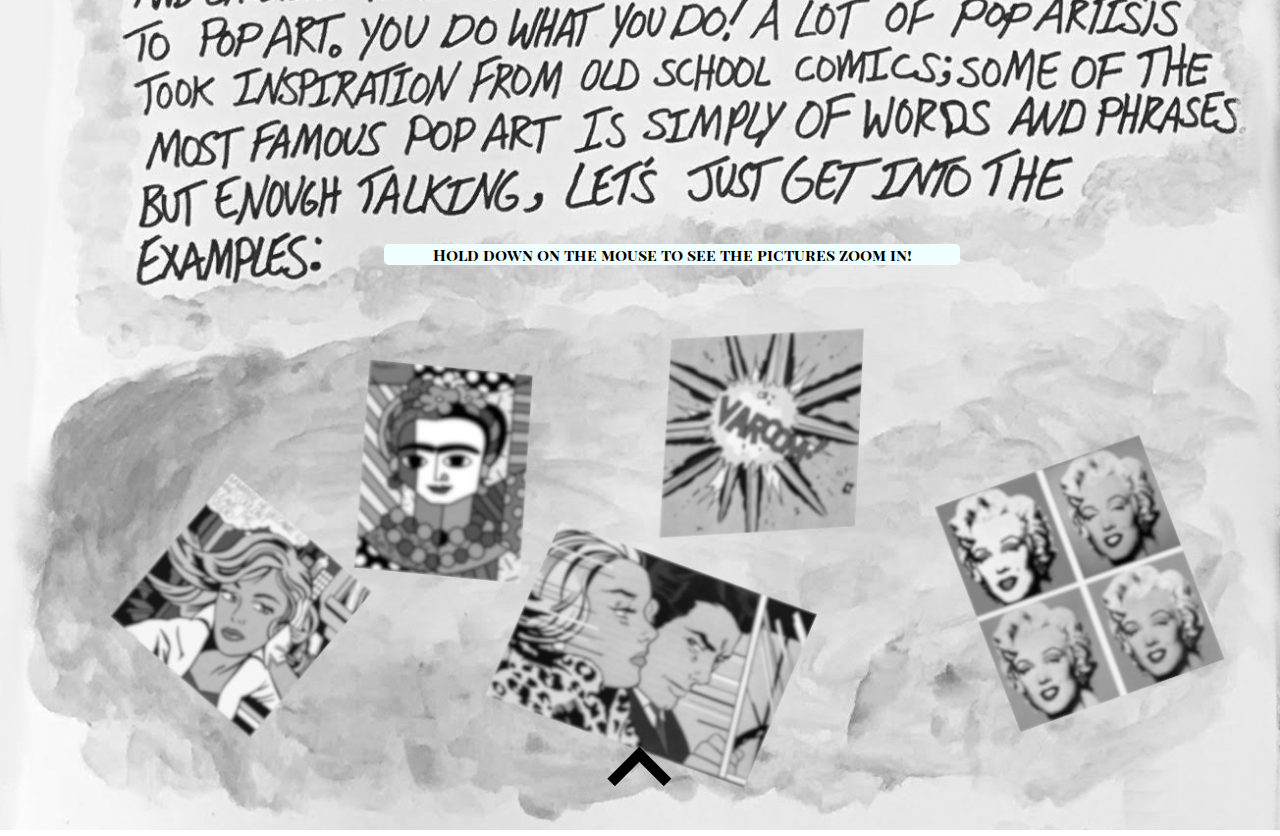
<file: html/lessons.html>
<!DOCTYPE html>
<html>
    <head>
        <link rel ="stylesheet" href="../css/lessons.css"><!--Links the css to the html.--> 
        <title>Lessons</title><!--add title to the tab-->
        <style>
            @import url('https://fonts.googleapis.com/css?family=Playfair+Display+SC');
        </style>
    </head>
    <body>
        <!--This div has an id for up and is for visible top-->
        <div id="up"> 
        </div>

        <!--This div has an id for visible_top. The herf links the down image to the down id that connects to the other image.-->
        <div id="visible_top">
            <a href="#down"><img src="../img/lessons/down.png" alt="down arrow"></a>
        </div>

        <!--This id is called visible_bottom-->
        <div id="visible_bottom">
            <!--this is to call the up and there's a link for img of an up-->
            <a href="#up"><img src="../img/lessons/up.png" alt="up arrow"></a>
        </div>
        
        <!--this div is to have an id for down-->
        <div id="down">
            <!--this href is link the down. So when it's clicked, it goes to up-->
            <a href="#up"></a>
        </div>
        
        <!--Every image is in a div with a class, so they can each be adjusted to fit into the page nicely.-->
        <!--Black and white background of the lessons page-->
        <div class = "lessons_background">
            <img src = "../img/lessons/lessons_black_white.png" alt="background">
        </div>

        <!--Allows how_to_art image to be on top of the black&white background and to be a clickable link to get to the home page as a navbar-->
        <div class = "how_to_art">
            <a href="home.html"><img src = "../img/lessons/how_to_art.png" alt="how_to_art navbar"></a>
        </div>

        <!--Allows About image to be on top of the black&white background and to be a clickable link to get to the about page as a navbar-->
        <div class = "about">
            <a href="about.html"><img src = "../img/lessons/about.png" alt="about navbar"></a>
        </div>

        <!--Allows Lessons image to be on top of the black&white background and to be a clickable link to get to the lessons page as a navbar-->
        <div class = "lessons">    
            <a href="lessons.html"><img src = "../img/lessons/lessons.png" alt="lessons navbar"></a>
        </div>

        <!--Allows instant_inspo image to be on top of the black&white background and to be a clickable link to get to the instant inspo page as a navbar-->
        <div class = "instant_inspo">
            <a href="instant_inspo.html"><img src = "../img/lessons/instant_inspo.png" alt="instant_inspo navbar"></a>
        </div>

        <!--Allows Gallery image to be on top of the black&white background and to be a clickable link to get to the gallery page as a navbar-->
        <div class = "gallery">
            <a href="gallery.html"><img src = "../img/lessons/gallery.png" alt="gallery navbar"></a>
        </div>

        <!--Add in the title picture to be placed.-->
        <div class = "title">
            <img src = "../img/lessons/title.png" alt="pop_art title">
        </div>

        <!--Add in the content1 picture to be placed.-->
        <div class = "content1">
            <img src = "../img/lessons/content1.png" alt="content">
        </div>

        <!--Add in the content2 picture to be placed.-->
        <div class = "content2">
            <img src = "../img/lessons/content2.png" alt="content">
        </div>

        <!--Add in the content3 picture to be placed.-->
        <div class = "content3">
            <img src = "../img/lessons/content3.png" alt="content">
        </div>

        <!--Add in the content4 picture to be placed.-->
        <div class = "content4">
            <img src = "../img/lessons/content4.png" alt="content">
        </div>

        <!--Add in the content5 picture to be placed.-->
        <div class = "content5">
            <img src = "../img/lessons/content5.png" alt="content">
        </div>

        <!--Add in the content6 picture to be placed.-->
        <div class = "content6">
            <img src = "../img/lessons/content6.png" alt="content">
        </div>

        <!--Add in the content7 picture to be placed.-->
        <div class = "content7">
            <img src = "../img/lessons/content7.png" alt="content">
        </div>
        
        <!--These are the text about pop art for lessons. They are hidden text for web browser reader-->
        <div class="popart_text">
            <p>Bright colors. Pop culture. And again - a lot of bright colors. Congratulations, you've pretty much got all you need to know about pop art under your belt. Okay, maybe there's a bit more to it than that. But if you're going to take anything away from this lesson, at least let it be that: bright colors and culture. First things first, the pop art movement was more of a rebellion. Up until the mid to late 1950s, in both the U.K. and U.S., fineart was dominating the art world. People were pretty fond of those 1800s oil paintings of monarchs. They were the norm. One of the most beautiful things about pop art is that it was pretty much a big 'screw you' to that stereotype entirely. This was a colorful, loud, and different movement.Pop art was breaking down that hierarchy in the art community. It made itself into a groundbreaking style that people loved. And it wasn't just the bright color scheme that drew people in. The artists who made pop art focused on an entirely new subject matter. Celebrities, social issues, and basically anything in modern media - was what went into pop art. Some pop artists took the mudane things of everyday life and made them colorful, eye-catching, and exciting. There are no real rules or boundaries to pop art.You do what you do! A lot of pop artists took inspiration from old school comics; some of the most famous pop art is simply of words and phrases. But enough talking, let's just get into the examples:</p>
        </div>
        
        <!--Add in the rainbow picture to be placed.-->
        <div class = "rainbow">
            <img src = "../img/lessons/rainbow.png" alt="rainbow"> 
        </div>

        <!--This heading is the text instructions for the user to know how to zoom in.-->
        <h2>Hold down on the mouse to see the pictures zoom in!</h2>
        
        <!--Add in the maybe_rotated picture to be placed.-->
        <div class = "maybe_rotated">
            <img src = "../img/lessons/maybe_rotated.png" alt="popart">
            <!--Add in the "maybe" popart text to be placed.-->
            <div class = "text_maybe"> M-Maybe By Roy Lichtenstein</div>
        </div>

        <!--Add in the maybe pop art work picture to be zoomed in.-->
        <img class = "pop_art_works maybe" src = "../img/lessons/maybe.jpg" alt="zoomed popart"> 

        <!--Add in the frida_rotated picture to be placed.-->
        <div class = "frida_rotated">
            <img src = "../img/lessons/frida_rotated.png" alt="popart">
            <!--Add in the "frida" popart text to be placed.-->
            <div class = "text_frida"> Frida By Romero Britto</div>
        </div>

        <!--Add in the frida pop art work picture to be zoomed in.-->
        <img class = "pop_art_works frida" src = "../img/lessons/frida.jpg" alt="zoomed popart">

        <!--Add in the in_the_car_rotated picture to be placed.-->
        <div class = "in_the_car_rotated">
            <img src = "../img/lessons/in_the_car_rotated.png" alt="popart">
            <!--Add in the "in the car" popart text to be placed.-->
            <div class = "text_in_the_car"> In The Car By Roy Lichtenstein</div>
        </div>

        <!--Add in the in_the_car pop art work picture to be zoomed in.-->
        <img class = "pop_art_works in_the_car" src = "../img/lessons/in_the_car.jpg" alt="zoomed popart">

        <!--Add in the varoom_rotated picture to be placed.-->
        <div class = "varoom_rotated">
            <img src = "../img/lessons/varoom_rotated.png" alt="popart">
            <!--Add in the "varoom" popart text to be placed.-->
            <div class = "text_varoom"> Varoom By Roy Lichtenstein</div>
        </div>

        <!--Add in the varoom pop art work picture to be zoomed in.-->
        <img class = "pop_art_works varoom" src = "../img/lessons/varoom.jpg" alt="zoomed popart">

        <!--Add in the shot_marilyns_rotated picture to be placed.-->
        <div class = "shot_marilyns_rotated">
            <img src = "../img/lessons/shot_marilyns_rotated.png" alt="popart">
            <!--Add in the "shot marilyns" popart text to be placed.-->
            <div class = "text_shot_marilyns"> Shot Marilyns By Andy Warhol</div>
        </div>

        <!--Add in the shot_marilyns pop art work picture to be zoomed in.-->
        <img class = "pop_art_works shot_marilyns" src = "../img/lessons/shot_marilyns.jpg" alt="zoomed popart">
    </body>
</html>
</file>
<file: css/index.css>
/*index page*/
/*This code is to make the click on the mouse to have a smooth transition.*/
html {
    scroll-behavior: smooth;
} 

/*This overflow is called to set what shows when content overflows. 
  The hidden is called on the property to set the visibity as hidden*/
body {    
    overflow-x: hidden; 
}

/*This affects every img in the home page*/
img {               
    width: 100%;    
}

/*This @media screen is so that if the web browser small enough, 
  then the arrows will disappear as it's not needed if the entire thing appears.*/
@media screen and (max-width: 1000px) {
  #visible_top {
    display: none;
  }
  #visible_bottom {
    display: none;
  }
}

/*This id is called when visible top is clicked. The webpage goes to 0px as the position.*/ 
#up {
    position: absolute;
    top: 0px;
}

/*This id creates the positioning and size of the top arrow */
#visible_top {
    z-index: 20;
    position: absolute;
    top: 57vw;
    left: 45vw;
    opacity: 1;
    width: 10vw;
}

/*This id creates the positioning and size of the bottom arrow*/
#visible_bottom {
    z-index: 20;
    position: absolute;
    width: 10vw;    
    top: 120vw;           
    left: 45vw;
    opacity: 1;
}

/*This id is called when visible_bottom is clicked. It gets to the 62.8vw position.*/
#down {
    position: absolute;
    top: 62.8vw;
}

/*This div affects every picture*/
div {                           
    position: absolute;         
    opacity: 0;                 
    transition-duration: 5s;   
}

/*This div hover affects every picture*/
div:hover {                       
    opacity:1;                     
    transition-duration: 0.3s;    
}

/*black and white background image*/
.home_background {   
    width: 100vw;   
    top: 0vw;        
    left: 0vw;       
    opacity: 1;      
}

/*how_to_art navbar*/
.how_to_art {            
    width: 30.9vw;    
    top: 0.75vw;       
    left: 0.4vw;         
}

/*About navbar*/
.about {                
    width: 21.73vw;     
    top: 0.8vw;           
    left: 26.8vw;         
}

/*Lessons navbar*/
.lessons {             
    width: 17.1vw;   
    top: 0.9vw;         
    left: 46.9vw;      
}

/*instant_inspo navbar*/
.instant_inspo {        
    width: 23vw;    
    top: .35vw;
    left: 62vw;        
}

/*Gallery navbar*/
.gallery {             
    width: 17.4vw;   
    top: 0.14vw;          
    left: 82.18vw;        
}

/*our_mission image*/
.our_mission {              
    width: 53.2vw;        
    top: 62.5vw;           
    left: 25.9vw;           
}

/*mission_statement1 image*/
.mission_statement1 {          
    width: 47.7vw;           
    top: 76.56vw;                
    left: 7.6vw;                
}

/*mission_statement2 image*/
.mission_statement2 {          
    width: 41.2vw;          
    top: 73.4vw;                
    left: 53.2vw;               
}

/*mission_statement3 image*/
.mission_statement3 {          
    width: 44.4vw;          
    top: 92.85vw;                
    left: 7.8vw;                
}

/*mission_statement4 image*/
.mission_statement4 {          
    width: 55.04vw;           
    top: 90.58vw;                
    left: 44.23vw;        
}

/*text of mission statements*/
.mission_statements_text {
    z-index: -10;
    opacity: 0;
}

/*set the text for mission statements to invisible*/
.mission_statements_text:hover{
    z-index: -10;
    opacity: 0;
}

/*jenny image*/
.jenny {               
    width: 24.7vw;    
    top: 17.55vw;       
    left: 0.45vw;        
}

/*1st panda image*/
.panda1 {              
    width: 13.05vw;    
    top: 9.2vw;         
    left: 4.82vw;         
}

/*2nd panda image*/
.panda2 {              
    width: 8.98vw;     
    top: 23.4vw;         
    left: 18.3vw;        
}

/*3rd panda image*/
.panda3 {              
    width: 21.4vw;    
    top: 35.3vw;         
    left: 17.4vw;        
}

/*samyra image*/
.samyra {              
    width: 42.9vw;    
    top: 9.1vw;          
    left: 21.8vw;        
}

/*bunny image*/
.bunny {               
    width: 18.9vw;    
    top: 10.45vw;         
    left: 55.85vw;        
}

/*andy image*/
.andy {               
    width: 25.2vw;    
    top: 6.65vw;         
    left: 74vw;        
}

/*cyborg image*/
.cyborg {                 
    width: 24.45vw;      
    top: 34.9vw;            
    left: 58.6vw;           
}
</file>
<file: css/home.css>
/*index page*/
/*This code is to make the click on the mouse to have a smooth transition.*/
html {
    scroll-behavior: smooth;
} 

/*This overflow is called to set what shows when content overflows. 
  The hidden is called on the property to set the visibity as hidden*/
body {    
    overflow-x: hidden; 
}

/*This affects every img in the home page*/
img {               
    width: 100%;    
}

/*This @media screen is so that if the web browser small enough, 
  then the arrows will disappear as it's not needed if the entire thing appears.*/
@media screen and (max-width: 1000px) {
  #visible_top {
    display: none;
  }
  #visible_bottom {
    display: none;
  }
}

/*This id is called when visible top is clicked. The webpage goes to 0px as the position.*/ 
#up {
    position: absolute;
    top: 0px;
}

/*This id creates the positioning and size of the top arrow */
#visible_top {
    z-index: 20;
    position: absolute;
    top: 57vw;
    left: 45vw;
    opacity: 1;
    width: 10vw;
}

/*This id creates the positioning and size of the bottom arrow*/
#visible_bottom {
    z-index: 20;
    position: absolute;
    width: 10vw;    
    top: 120vw;           
    left: 45vw;
    opacity: 1;
}

/*This id is called when visible_bottom is clicked. It gets to the 62.8vw position.*/
#down {
    position: absolute;
    top: 62.8vw;
}

/*This div affects every picture*/
div {                           
    position: absolute;         
    opacity: 0;                 
    transition-duration: 5s;   
}

/*This div hover affects every picture*/
div:hover {                       
    opacity:1;                     
    transition-duration: 0.3s;    
}

/*black and white background image*/
.home_background {   
    width: 100vw;   
    top: 0vw;        
    left: 0vw;       
    opacity: 1;      
}

/*how_to_art navbar*/
.how_to_art {            
    width: 30.9vw;    
    top: 0.75vw;       
    left: 0.4vw;         
}

/*About navbar*/
.about {                
    width: 21.73vw;     
    top: 0.8vw;           
    left: 26.8vw;         
}

/*Lessons navbar*/
.lessons {             
    width: 17.1vw;   
    top: 0.9vw;         
    left: 46.9vw;      
}

/*instant_inspo navbar*/
.instant_inspo {        
    width: 23vw;    
    top: .35vw;
    left: 62vw;        
}

/*Gallery navbar*/
.gallery {             
    width: 17.4vw;   
    top: 0.14vw;          
    left: 82.18vw;        
}

/*our_mission image*/
.our_mission {              
    width: 53.2vw;        
    top: 62.5vw;           
    left: 25.9vw;           
}

/*mission_statement1 image*/
.mission_statement1 {          
    width: 47.7vw;           
    top: 76.56vw;                
    left: 7.6vw;                
}

/*mission_statement2 image*/
.mission_statement2 {          
    width: 41.2vw;          
    top: 73.4vw;                
    left: 53.2vw;               
}

/*mission_statement3 image*/
.mission_statement3 {          
    width: 44.4vw;          
    top: 92.85vw;                
    left: 7.8vw;                
}

/*mission_statement4 image*/
.mission_statement4 {          
    width: 55.04vw;           
    top: 90.58vw;                
    left: 44.23vw;        
}

/*text of mission statements*/
.mission_statements_text {
    z-index: -10;
    opacity: 0;
}

/*set the text for mission statements to invisible*/
.mission_statements_text:hover{
    z-index: -10;
    opacity: 0;
}

/*jenny image*/
.jenny {               
    width: 24.7vw;    
    top: 17.55vw;       
    left: 0.45vw;        
}

/*1st panda image*/
.panda1 {              
    width: 13.05vw;    
    top: 9.2vw;         
    left: 4.82vw;         
}

/*2nd panda image*/
.panda2 {              
    width: 8.98vw;     
    top: 23.4vw;         
    left: 18.3vw;        
}

/*3rd panda image*/
.panda3 {              
    width: 21.4vw;    
    top: 35.3vw;         
    left: 17.4vw;        
}

/*samyra image*/
.samyra {              
    width: 42.9vw;    
    top: 9.1vw;          
    left: 21.8vw;        
}

/*bunny image*/
.bunny {               
    width: 18.9vw;    
    top: 10.45vw;         
    left: 55.85vw;        
}

/*andy image*/
.andy {               
    width: 25.2vw;    
    top: 6.65vw;         
    left: 74vw;        
}

/*cyborg image*/
.cyborg {                 
    width: 24.45vw;      
    top: 34.9vw;            
    left: 58.6vw;           
}
</file>
<file: css/about.css>
/*about page*/
/*This overflow is called to set what shows when content overflows. 
  The hidden is called on the property to set the visibity as hidden*/
body {    
    overflow-x: hidden; 
}

/*This affects every img in the about page*/
img {               
    width: 100%;    
}

/*This div affects every picture*/
div {                          
    position: absolute;         
    opacity: 0;                 
    transition-duration: 5s;    
}

/*This div hover affects every picture*/
div:hover {                       
    opacity: 1;                  
    transition-duration: 0.3s;   
}

/*black and white background image*/
.about_background {       
    width: 100vw;          
    top: 0vw;             
    left: 0vw;             
    opacity: 1;            
}

/*how_to_art navbar*/
.how_to_art {             
    width: 26.28vw;     
    top: 0vw;       
    left: 0vw;          
}

/*About navbar*/
.about {                
    width: 22.09vw;      
    top: 0vw;        
    left: 25.45vw;       
}

/*Lessons navbar*/
.lessons {                
    width: 20.57vw;       
    top: 0vw;          
    left: 46.4vw;        
}

/*instant_inspo navbar*/
.instant_inspo {          
    width: 19.02vw;      
    top: 0vw;          
    left: 64.6vw;        
}

/*Gallery navbar*/
.gallery {            
    width: 17.66vw;   
    top: 0vw;         
    left: 82.3vw;       
}

/*title image*/
.title {               
    width: 74.91vw;    
    top: 13.55vw;          
    left: 18.2vw;       
}

/*samyra portrait image*/
.samyra {              
    width: 31.99vw;    
    top: 36.15vw;          
    left: 0vw;        
}

/*anchor link*/
#samyra_linked {
    top: 35vw;          
    left: 0vw;
}

/*picture of content about samyra*/
.about_samyra {               
    width: 71.17vw;    
    top: 34.3vw;          
    left: 28.8vw;       
}

/*text about samyra*/
.about_samyra_text{
    z-index: -10;
    opacity: 0;
}

/*set the text about samyra to invisible*/
.about_samyra_text:hover{
    z-index: -10;
    opacity: 0;
}

/*jenny portrait image*/
.jenny {              
    width: 31.87vw;   
    top: 68.05vw;          
    left: 65.15vw;       
}

/*anchor link*/
#jenny_linked {
    top: 66.05vw;          
    left: 65.15vw;
}

/*picture of content about jenny*/
.about_jenny {               
    width: 68.01vw;    
    top: 65.65vw;         
    left: 0vw;        
}

/*text about jenny*/
.about_jenny_text{
    z-index: -10;
    opacity: 0;
}

/*set the text about jenny to invisible*/
.about_jenny_text:hover{
    z-index: -10;
    opacity: 0;
}

/*andy portrait image*/
.andy {               
    width: 39.06vw;    
    top: 101.95vw;          
    left: 0vw;        
}

/*anchor link*/
#andy_linked {
    top: 101.95vw;          
    left: 0vw; 
}

/*picture of content about andy*/
.about_andy {               
    width: 72.65vw;    
    top: 96.67vw;
    left: 27.31vw;        
}

/*text about andy*/
.about_andy_text{  
    z-index: -10;
    opacity: 0;
}

/*set the text about andy to invisible*/
.about_andy_text:hover{
    z-index: -10;
    opacity: 0;
}
</file>
<file: css/gallery.css>
/*gallery page*/
/*This overflow is called to set what shows when content overflows. 
  The hidden is called on the property to set the visibity as hidden*/
body {    
    overflow-x: hidden;
    font-family: 'Playfair Display SC', serif;
}

/*transition of the instruction text from the center to the bottom left.*/
@keyframes slideFromCenter {
    0% {
    transform: translate(-30vw, -50vh);
    }
    50% {    
    transform: translate(-30vw, -50vh);
    }
    100% {
    transform: translate(0, 0);
  }
}

/*This is the instruction text*/
h2 {
    position : fixed;
    font-size: 1em;
    text-align: center;
    border-radius: 5px;
    width: 25vw;
    bottom: -13px;
    right: 0px;
    color:black;
    background-color: azure;
    animation: slideFromCenter;
    animation-duration: 4s;
    z-index: 100;
    opacity: 1;
}

/*This affects every img in the gallery page*/
img {               
    width: 100%;    
}

/*This div affects every picture*/
div {                           
    position: absolute;         
    opacity: 0;                 
    transition-duration: 5s;    
}

/*This div hover affects every picture*/
div:hover {                       
    opacity: 1;                  
    transition-duration: 0.3s;    
}

/*black and white background image*/
.gallery_background {       
    width: 100vw;         
    top: 0vw;              
    left: 0vw;             
    opacity: 1;           
}

/*how_to_art navbar*/
.how_to_art {           
    width: 30.68vw;     
    top: 1.5vw;       
    left: -0.3vw;         
}

/*About navbar*/
.about {               
    width: 18.7vw;      
    top: 1.2vw;         
    left: 28.95vw;       
}

/*Lessons navbar*/
.lessons {               
    width: 19.65vw;       
    top: 0.87vw;          
    left: 45.95vw;        
}

/*instant_inspo navbar*/
.instant_inspo {         
    width: 18.8vw;     
    top: 0.5vw;          
    left: 62.9vw;        
}

/*Gallery navbar*/
.gallery {            
    width: 19.8vw;   
    top: 0.25vw;          
    left: 78.9vw;        
}

/*submissions content image*/
.submissions {           
    width: 67.85vw;  
    top: 73.8vw;        
    left: 16.3vw;        
}

/*text about the "direction of submitting artworks"*/
.submissions_text {
    z-index: -10;
    opacity: 0;
}

/*set the text for submissions to invisible*/
.submissions_text:hover{
    z-index: -10;
    opacity: 0;
}

/*this is for all artworks*/
.artwork {         
    width: 0vw;   
}

/*1st student's artwork image*/
.art1 {                   
    width: 13.8vw;       
    top: 45.3vw;          
    left: 0.9vw;          
    z-index: 10;          
}

/*polar_bear image*/
.polar_bear {
    position: absolute;
    width: 7.02vw;       
    top: 60vw;            
    left: 5.1vw;          
    z-index: 0;
    opacity:0;
    transform: rotate(320deg);
    transition-duration: 0.1s;
}

/*text under the bear*/
.text_bear {
    opacity:0;
    transition-duration: 0s; 
    width: 30vw;
}

/*makes the text for bear hover invisible*/
.text_bear:hover {
    opacity: 0;
}

/*Text zoom in on the bear when art1 is clicked*/
.art1:active > .text_bear {  
    text-align: center;
    top: 7vw;                  
    left: 35vw;
    opacity: 1;
    transition-duration: 1s;
}

/*zoom in the polar bear when art1 is clicked*/  
.art1:active + .polar_bear {     
    width: 20vw;                
    top: 25vw;                  
    left: 41vw;                 
    z-index: 15;
    opacity: 1;
    transform: rotate(360deg);
    transition-duration: 1s;
}

/*2nd student's artwork image*/
.art2 {                    
    width: 11.3vw;        
    top: 35.8vw;           
    left: 12.6vw;          
    z-index: 10;           
}

/*alicorn image*/
.alicorn {
    position: absolute;
    width: 6.72vw;         
    top: 45vw;             
    left: 15.5vw;         
    z-index: 0;
    opacity: 0;
    transform: rotate(310deg);
    transition-duration: 0.1s;
}

/*text under the alicorn*/
.text_alicorn {
    position: absolute;
    top: 20vw;                  
    left: 30vw;
    width: 20vw;
    z-index: 0;
    opacity:0;
    transition-duration: 0.1s;
}

/*makes the text for alicorn hover invisible*/
.text_alicorn:hover {
    opacity: 0;
}

/*zoom in on the text for alicorn when art2 is clicked*/ 
.art2:active > .text_alicorn {
    text-align: center;
    opacity: 1;
    transition-duration: 1s;
}

/*zoom in the alicorn when art2 is clicked*/  
.art2:active + .alicorn {       
    width: 40vw;                
    top: 25vw;                  
    left: 30vw;                 
    z-index: 15;
    opacity: 1;
    transform: rotate(360deg);
    transition-duration: 1s;
}

/*3rd student's artwork image*/
.art3 {                
    width: 7.2vw;     
    top: 28.2vw;       
    left: 21.85vw;       
    z-index: 10;       
}

/*sun_moon image*/
.sun_moon {
    position: absolute;
    width: 4.27vw;       
    top: 36.36vw;            
    left: 24.3vw;         
    z-index: 0;
    opacity: 0;
    transform: rotate(330deg);
    transition-duration: 0.1s;
}

/*text under the sun_moon*/
.text_sun_moon {
    position: absolute;
    top: 27vw;                  
    left: 20vw;
    width: 30vw;
    z-index: 0;
    opacity:0;
    transition-duration: 0.1s;
}

/*makes the text for sun_moon hover invisible*/
.text_sun_moon:hover {
    opacity: 0;
}

/*zoom in on the text for sun_moon when art3 is clicked*/ 
.art3:active > .text_sun_moon {  
    text-align: center;
    opacity: 1;
    transition-duration: 1s;
}

/*zoom in the sun_moon when art3 is clicked*/  
.art3:active + .sun_moon {    
    width: 40vw;              
    top: 25vw;                
    left: 35vw;               
    z-index: 15;
    opacity: 1;
    transform: rotate(360deg);
    transition-duration: 1s;
}

/*4th student's artwork image*/
.art4 {                
    width: 11.2vw;   
    top: 22.4vw;     
    left: 29.6vw;     
    z-index: 10;      
}

/*white_fox image*/
.white_fox {
    position: absolute;
    width: 4.27vw;           
    top: 27.36vw;            
    left: 33.3vw;           
    z-index: 0;
    opacity: 0;
    transition-duration: 0.1s;
}

/*text under the white_fox*/
.text_white_fox {
    position: absolute;
    top: 33vw;                  
    left: 11vw;
    width: 30vw;
    z-index: 0;
    opacity:0;
    transition-duration: 0.1s;
}

/*makes the text for white fox hover invisible*/
.text_white_fox:hover {
    opacity: 0;
}

/*zoom in on the text for white_fox when art4 is clicked*/  
.art4:active > .text_white_fox {   
    text-align: center;
    opacity: 1;
    transition-duration: 1s;
}

/*zoom in the white_fox when art2 is clicked*/  
.art4:active + .white_fox {    
    width: 40vw;              
    top: 25vw;                 
    left: 35vw;                
    z-index: 15;
    opacity: 1;
    transition-duration: 1s;
}

/*5th student's artwork image*/
.art5 {               
    width: 11.75vw;    
    top: 21.2vw;      
    left: 43vw;      
    z-index: 10;       
}

/*sword image*/
.sword {
    position: absolute;
    width: 4.27vw;           
    top: 27.15vw;            
    left: 47.7vw;            
    z-index: 0;
    opacity: 0;
    transition-duration: 0.1s;
}

/*text under the sword*/
.text_sword {
    position: absolute;
    top: 35vw;                  
    left: -3vw;
    width: 30vw;
    z-index: 0;
    opacity:0;
    transition-duration: 0.1s;
}

/*makes the text for sword hover invisible*/
.text_sword:hover {
    opacity: 0;
}

/*zoom in on the text for sword when art5 is clicked*/  
.art5:active > .text_sword {   
    text-align: center;
    opacity: 1;
    transition-duration: 1s;
}

/*zoom in on the sword when art5 is clicked*/  
.art5:active + .sword {        
    width: 25vw;               
    top: 25vw;                
    left: 42vw;                
    z-index: 15;
    opacity: 1;
    transition-duration: 1s;
}

/*6th student's artwork image*/
.art6 {                
    width: 4.9vw;     
    top: 16vw;       
    left: 55.5vw;     
    z-index: 10;       
}

/*city image*/
.city {
    position: absolute;
    width: 2vw;             
    top: 25.9vw;            
    left: 58.35vw;          
    z-index: 0;
    opacity: 0;
    transform: rotate(330deg);
    transition-duration: 0.1s;
}

/*text under the city*/
.text_city {
    position: absolute;
    top: 40vw;                  
    left: -13vw;
    width: 30vw;
    z-index: 0;
    opacity:0;
    transition-duration: 0.1s;
}

/*makes the text for city hover invisible*/
.text_city:hover {
    opacity: 0;
}

/*zoom in on the text for city when art6 is clicked*/   
.art6:active > .text_city {  
    text-align: center;
    opacity: 1;
    transition-duration: 1s;
}

/*zoom in the city when art6 is clicked*/  
.art6:active + .city {       
    width: 40vw;             
    top: 25vw;               
    left: 37vw;              
    z-index: 15;
    opacity: 1;
    transform: rotate(360deg);
    transition-duration: 1s;
}

/*7th student's artwork image*/
.art7 {                
    width: 10.25vw;   
    top: 16.6vw;       
    left: 61.75vw;      
    z-index: 10;       
}

/*galaxy image*/
.galaxy {
    position: absolute;
    width: 4.27vw;           
    top: 22.15vw;            
    left: 65.7vw;            
    z-index: 0;
    opacity: 0;
    transition-duration: 0.1s;
}

/*text under the galaxy*/
.text_galaxy {
    position: absolute;
    top: 39vw;                  
    left: -20vw;
    width: 20vw;
    z-index: 0;
    opacity:0;
    transition-duration: 0.1s;
}

/*makes the text for galaxy hover invisible*/
.text_galaxy:hover {
    opacity: 0;
}

/*zoom in on the text for galaxy when art7 is clicked*/  
.art7:active > .text_galaxy {     
    text-align: center;
    opacity: 1;
    transition-duration: 1s;
}

/*zoom in the galaxy when art7 is clicked*/  
.art7:active + .galaxy {       
    width: 40vw;               
    top: 25vw;                 
    left: 30vw;                
    z-index: 15;
    opacity: 1;
    transition-duration: 1s;
}

/*8th student's artwork image*/
.art8 {                
    width: 9.75vw;     
    top: 16.1vw;         
    left: 72.6vw;      
    z-index: 10;       
}

/*bird image*/
.bird {
    position: absolute;
    width: 4.27vw;           
    top: 20vw;            
    left: 76vw;            
    z-index: 0;
    opacity: 0;
    transition-duration: 0.1s;
}

/*text under the bird*/
.text_bird {
    position: absolute;
    top: 43vw;                  
    left: -32vw;
    width: 20vw;
    z-index: 0;
    opacity:0;
    transition-duration: 0.1s;
}

/*makes the text for bird hover invisible*/
.text_bird:hover {
    opacity: 0;
}

/*zoom in on the text for bird when art8 is clicked*/  
.art8:active > .text_bird {     
    text-align: center;
    opacity: 1;
    transition-duration: 1s;
}

/*zoom in the bird when art8 is clicked*/  
.art8:active + .bird {       
    width: 25vw;               
    top: 25vw;                 
    left: 38vw;                
    z-index: 15;
    opacity: 1;
    transition-duration: 1s;
}

/*9th student's artwork image*/
.art9 {                
    width: 8.95vw;     
    top: 13.1vw;       
    left: 87.2vw;     
    z-index: 10;       
}

/*bts image*/
.bts {
    position: absolute;
    width: 4vw;             
    top: 26.9vw;            
    left: 91vw;             
    z-index: 0;
    opacity: 0;
    transform: rotate(25deg);
    transition-duration: 0.1s;
}

/*text under the bts*/
.text_bts {
    position: absolute;
    top: 46vw;                  
    left: -51vw;
    width: 30vw;
    z-index: 0;
    opacity:0;
    transition-duration: 0.1s;
}

/*makes the text for bts hover invisible*/
.text_bts:hover {
    opacity: 0;
}

/*zoom in on the text for bts when art9 is clicked*/  
.art9:active > .text_bts {  
    text-align: center;
    opacity: 1;
    transition-duration: 1s;
}


/*zoom in the bts when art9 is clicked*/  
.art9:active + .bts {          
    width: 25vw;              
    top: 25vw;                
    left: 39vw;               
    z-index: 15;
    opacity: 1;
    transform: rotate(0deg);
    transition-duration: 1s;
}

/*1st wall image*/
.wall1 {                 
    width: 31.25vw;      
    top: 14.5vw;       
    left: 0vw;           
    z-index: 5;
}

/*2nd wall image*/
.wall2 {               
    width: 34.5vw;    
    top: 8.55vw;         
    left: 27.4vw;         
    z-index: 5;
}

/*3rd wall image*/
.wall3 {               
    width: 23.8vw;   
    top: 13.4vw;         
    left: 60.02vw;         
}

/*4th wall image*/
.wall4 {                  
    width: 16.69vw;       
    top: 10.6vw;          
    left: 83.3vw;         
}

/*floor image*/
.floor{                   
    width: 73vw;       
    top: 36.3vw;          
    left: 20.8vw;         
}
</file>
<file: css/instant_inspo.css>
/*instant_inspo page*/
/*This overflow is called to set what shows when content overflows. 
  The hidden is called on the property to set the visibity as hidden*/
body {    
    overflow-x: hidden; 
}

/*This affects every img in the instant_inspo page*/
img {               
    width: 100%;    
}

/*This div affects every picture*/
div {                           
    position: absolute;         
    opacity: 0;                
    transition-duration: 5s;    
}

/*This div hover affects every picture*/
div:hover {                       
    opacity: 1;                   
    transition-duration: 0.3s;    
}

/*black and white background image of instant_inspo page*/
.instant_inspo_background {       
    width: 100vw;         
    top: 0vw;             
    left: 0vw;             
    opacity: 1;            
}

/*how_to_art navbar*/
.how_to_art {            
    width: 28.39vw;     
    top: 0vw;       
    left: 0vw;          
}

/*About navbar*/
.about {               
    width: 21.12vw;      
    top: 0vw;         
    left: 26vw;       
}

/*Lessons navbar*/
.lessons {               
    width: 19.44vw;       
    top: 0vw;          
    left: 45.3vw;        
}

/*instant_inspo navbar*/
.instant_inspo {         
    width: 17.84vw;      
    top: 0vw;          
    left: 63.85vw;        
}

/*Gallery navbar*/
.gallery {            
    width: 18.30vw;    
    top: 0vw;         
    left: 80vw;       
}

/*title image*/
.title {            
    width: 57.78vw;     
    top: 8.34vw;       
    left: 19.41vw;          
}

/*This is the instruction text */
h2 {
    position : absolute;
    font-size: 1em;
    text-align: center;
    border-radius: 5px;
    width: 45vw;
    top: 35vw;
    left: 23vw;
    color:black;
    background-color: azure;
    z-index: 100;
    opacity: 1;
}

/*rainbows on left edge of pic*/
.left_rainbow {               
    width: 17.10vw;      
    top: 19.99vw;         
    left: 0.17vw;       
}

/*rainbows on right edge of pic*/
.right_rainbow {               
    width: 13.89vw;      
    top: 41.2vw;          
    left: 86.15vw;       
    
}

/*rainbows on bottom edge of pic*/
.bottom_rainbow {         
    width: 74.35vw;      
    top: 103.8vw;          
    left: 0.1vw;        
}

/*panda image*/
.panda {            
    width: 26.31vw;    
    top: 9.35vw;          
    left: 73.4vw;        
}

/*bunny image*/
.bunny {               
    width: 21.51vw;       
    top: 65.61vw;          
    left: 3vw;        
    z-index: 5;
}

/*gecko cyborg image*/
.cyborg {         
    width: 21.31vw;      
    top: 97.35vw;          
    left: 78.7vw;        
    z-index: 10;
}

/*rainbow frame around gecko cyborg*/
.cyborg_frame {               
    width: 27.31vw;       
    top: 90.5vw;          
    left: 72.7vw;        
    z-index: 5;
}

/*rainbow frame around text*/
.frame {            
    width: 87.37vw;    
    top: 31.2vw;          
    left: 0.15vw;       
}

/*this is for all artworks*/
.zoom {         
    width: 0vw;    
}

/*small, orginal image on rainbow background*/
.prompt1 {         
    width: 13.16vw;      
    top: 44.8vw;          
    left: 21.9vw;        
    z-index: 10;
}

/*zoomed prompt, full image*/
.prompt1a {
    position: absolute;
    width: 7vw;       
    top: 46vw;            
    left: 23vw;          
    z-index: 0;
    opacity:0;
    transition-duration: 0.1s;
}

/*zoom in the prompt1a when prompt1 is clicked*/
.prompt1:active + .prompt1a {     
    width: 30vw;                
    top: 52vw;                  
    left: 31vw;                 
    z-index: 15;
    opacity: 1;
    transition-duration: 1s;
}

/*text for the 1st prompt*/
.prompt1_text {
    z-index: -10;
    opacity: 0;
}

/*set the 1st prompt text to invisible*/
.prompt1_text:hover{
    z-index: -10;
    opacity: 0;
}

/*small, orginal image on rainbow background*/
.prompt2 {            
    width: 14.8vw;    
    top: 44.8vw;         
    left: 38.65vw;        
    z-index: 10;
}

/*zoomed prompt, full image*/
.prompt2a {
    position: absolute;
    width: 7vw;               
    top: 46vw;                 
    left: 40vw;                 
    z-index: 0;
    opacity:0;
    transition-duration: 0.1s;
}

/*zoom in the prompt2a when prompt2 is clicked*/
.prompt2:active + .prompt2a {     
    width: 30vw;                
    top: 52vw;                  
    left: 31vw;                 
    z-index: 15;
    opacity: 1;
    transition-duration: 1s;
}

/*text for the 2nd prompt*/
.prompt2_text {
    z-index: -10;
    opacity: 0;
}

/*set the 2nd prompt text to invisible*/
.prompt2_text:hover{
    z-index: -10;
    opacity: 0;
}

/*small, orginal image on rainbow background*/
.prompt3 {               
    width: 14.03vw;       
    top: 44.5vw;          
    left: 56.8vw;        
    z-index: 10;
}

/*zoomed prompt, full image*/
.prompt3a {
    position: absolute;
    width: 7vw;                
    top: 46vw;                  
    left: 58vw;                 
    z-index: 0;
    opacity:0;
    transition-duration: 0.1s;
}

/*zoom in the prompt3a when prompt3 is clicked*/
.prompt3:active + .prompt3a {     
    width: 30vw;                
    top: 52vw;                 
    left: 31vw;                
    z-index: 15;
    opacity: 1;
    transition-duration: 1s;
}

/*text for the 3rd prompt*/
.prompt3_text {
    z-index: -10;
    opacity: 0;
}

/*set the 3rd prompt text to invisible*/
.prompt3_text:hover{
    z-index: -10;
    opacity: 0;
}

/*small, orginal image on rainbow background*/
.prompt4 {        
    width: 13.96vw;      
    top: 57.95vw;          
    left: 21.4vw;        
    z-index: 10;
}

/*zoomed prompt, full image*/
.prompt4a {
    position: absolute;
    width: 7vw;       
    top: 59vw;           
    left: 23vw;          
    z-index: 0;
    opacity:0;
    transition-duration: 0.1s;
}

/*zoom in the prompt4a when prompt4 is clicked*/
.prompt4:active + .prompt4a {      
    width: 30vw;                
    top: 52vw;                  
    left: 31vw;                
    z-index: 15;
    opacity: 1;
    transition-duration: 1s;
}

/*text for the 4th prompt*/
.prompt4_text {
    z-index: -10;
    opacity: 0;
}

/*set the 4th prompt text to invisible*/
.prompt4_text:hover{
    z-index: -10;
    opacity: 0;
}

/*small, orginal image on rainbow background*/
.prompt5 {            
    width: 13.63vw;    
    top: 57.4vw;          
    left: 38.8vw;        
    z-index: 10;
}

/*zoomed prompt, full image*/
.prompt5a {
    position: absolute;
    width: 7vw;        
    top: 59vw;            
    left: 40vw;          
    z-index: 0;
    opacity:0;
    transition-duration: 0.1s;
}

/*zoom in the prompt5a when prompt5 is clicked*/
.prompt5:active + .prompt5a {     
    width: 30vw;               
    top: 52vw;                 
    left: 31vw;                 
    z-index: 15;
    opacity: 1;
    transition-duration: 1s;
}

/*text for the 5th prompt*/
.prompt5_text {
    z-index: -10;
    opacity: 0;
}

/*set the 5th prompt text to invisible*/
.prompt5_text:hover{
    z-index: -10;
    opacity: 0;
}

/*small, orginal image on rainbow background*/
.prompt6 {         
    width: 14.09vw;      
    top: 57.6vw;          
    left: 56.9vw;       
    z-index: 10;
}

/*zoomed prompt, full image*/
.prompt6a {
    position: absolute;
    width: 7vw;        
    top: 59vw;           
    left: 58vw;          
    z-index: 0;
    opacity:0;
    transition-duration: 0.1s;
}

/*zoom in the prompt6a when prompt6 is clicked*/
.prompt6:active + .prompt6a {      
    width: 30vw;                
    top: 52vw;                  
    left: 31vw;      
    z-index: 15;
    opacity: 1;
    transition-duration: 1s;
}

/*text for the 6th prompt*/
.prompt6_text {
    z-index: -10;
    opacity: 0;
}

/*set the 6th prompt text to invisible*/
.prompt6_text:hover{
    z-index: -10;
    opacity: 0;
}

/*small, orginal image on rainbow background*/
.prompt7 {            
    width: 14.16vw;    
    top: 71.4vw;          
    left: 21.4vw;        
    z-index: 10;
}

/*zoomed prompt, full image*/
.prompt7a {
    position: absolute;
    width: 7vw;        
    top: 73vw;            
    left: 23vw;         
    z-index: 0;
    opacity:0;
    transition-duration: 0.1s;
}

/*zoom in the prompt7a when prompt7 is clicked*/
.prompt7:active + .prompt7a {     
    width: 30vw;                
    top: 52vw;                  
    left: 31vw;                
    z-index: 15;
    opacity: 1;
    transition-duration: 1s;
}

/*text for the 7th prompt*/
.prompt7_text {
    z-index: -10;
    opacity: 0;
}

/*set the 7th prompt text to invisible*/
.prompt7_text:hover{
    z-index: -10;
    opacity: 0;
}

/*small, orginal image on rainbow background*/
.prompt8 {         
    width: 13.96vw;      
    top: 71.1vw;          
    left: 38.8vw;        
    z-index: 10;
}

/*zoomed prompt, full image*/
.prompt8a {
    position: absolute;
    width: 7vw;        
    top: 73vw;           
    left: 40vw;         
    z-index: 0;
    opacity:0;
    transition-duration: 0.1s;
}

/*zoom in the prompt8a when prompt8 is clicked*/
.prompt8:active + .prompt8a {       
    width: 30vw;                
    top: 52vw;                  
    left: 31vw;  
    z-index: 15;
    opacity: 1;
    transition-duration: 1s;
}

/*text for the 8th prompt*/
.prompt8_text {
    z-index: -10;
    opacity: 0;
}

/*set the 8th prompt text to invisible*/
.prompt8_text:hover{
    z-index: -10;
    opacity: 0;
}

/*small, orginal image on rainbow background*/
.prompt9 {            
    width: 13.96vw;    
    top: 71.5vw;          
    left: 56.6vw;        
    z-index: 10;
}

/*zoomed prompt, full image*/
.prompt9a {
    position: absolute;
    width: 7vw;        
    top: 73vw;            
    left: 58vw;         
    z-index: 0;
    opacity:0;
    transition-duration: 0.1s;
}

/*zoom in the prompt9a when prompt9 is clicked*/
.prompt9:active + .prompt9a {      
    width: 30vw;                
    top: 52vw;                 
    left: 31vw;                 
    z-index: 15;
    opacity: 1;
    transition-duration: 1s;
}

/*text for the 9th prompt*/
.prompt9_text {
    z-index: -10;
    opacity: 0;
}

/*set the 9th prompt text to invisible*/
.prompt9_text:hover{
    z-index: -10;
    opacity: 0;
}
</file>
<file: css/lessons.css>
/*lessons page*/
/*This code is to make the click on the mouse to have a smooth transition.*/
html {
    scroll-behavior: smooth;
}

/*This overflow is called to set what shows when content overflows. 
  The hidden is called on the property to set the visibity as hidden*/
body {    
    overflow-x: hidden; 
    font-family: 'Playfair Display SC', serif;
}

/*This affects every img in the lessons page*/
img {               
    width: 100%;    
}

/*This @media screen is so that if the web browser small enough, 
then the arrows will disappear as it's not needed if the entire thing appears.*/
@media screen and (max-width: 1000px) {
    #visible_top {
        display: none;
    }
    #visible_bottom {
        display: none;
    }
}

/*This id is called when visible top is clicked. The webpage goes to 0px as the position.*/ 
#up {
    position: absolute;
    top: 0px;
}

/*This id creates the positioning and size of the top arrow */
#visible_top {
    z-index: 20;
    position: absolute;
    top: 29vw;
    left: 45vw;
    opacity: 1;
    width: 10vw;
}

/*This id creates the positioning and size of the bottom arrow*/
#visible_bottom {
    z-index: 20;
    position: absolute;
    width: 10vw;    
    top: 180vw;           
    left: 45vw;
    opacity: 1;
}

/*This id is called when visible_bottom is clicked. It gets to the 145vw position.*/
#down {
    position: absolute;
    top: 145vw;
}

/*This div hover affects every picture*/
div {                           
    position: absolute;         
    opacity: 0;                 
    transition-duration: 5s;    
}

/*This div hover affects every picture*/
div:hover {                       
    opacity: 1;                   
    transition-duration: 0.3s;    
}

/*black and white background image*/
.lessons_background {       
    width: 100vw;          
    top: 0vw;              
    left: 0vw;             
    opacity: 1;            
}

/*how_to_art navbar*/
.how_to_art {            
    width: 29.51vw;     
    top: 1.8vw;       
    left: 6.2vw;         
}

/*about narbar*/
.about {               
    width: 18.27vw;      
    top: 1.75vw;         
    left: 34vw;       
}

/*lessons navbar*/
.lessons {               
    width: 15vw;       
    top: 1.2vw;          
    left: 51.2vw;        
}

/*instant_inspo navbar*/
.instant_inspo {         
    width: 17.20vw;      
    top: 0.85vw;          
    left: 63.5vw;        
}

/* gallery navbar*/
.gallery {            
    width: 18.75vw;    
    top: 0.8vw;          
    left: 78.75vw;        
}

/*title image*/
.title {            
    width: 47.25vw;    
    top: 8.7vw;          
    left: 27.4vw;        
}

/*content1 image*/
.content1 {               
    width: 91.6vw;    
    top: 20.2vw;          
    left: 4.1vw;        
}

/*content2 image*/
.content2 {               
    width: 90.2vw;    
    top: 30.8vw;          
    left: 4.65vw;        
}

/*content3 image*/
.content3 {         
    width: 90.5vw;    
    top: 41.6vw;          
    left: 5.9vw;        
}

/*content4 image*/
.content4 {            
    width: 92.6vw;    
    top: 52.57vw;          
    left: 6.05vw;        
}

/*content5 image*/
.content5 {            
    width: 91.7vw;    
    top: 74.6vw;          
    left: 5.9vw;       
}

/*content6 image*/
.content6 {               
    width: 94.35vw;    
    top: 88.5vw;         
    left: 4.55vw;       
}

/*content7 image*/
.content7 {               
    width: 94.8vw;    
    top: 115vw;          
    left: 4.55vw;        
}

/*text about pop art lessons*/
.popart_text {
    z-index: -10;
    opacity: 0;
}

/*set the text for pop art lessons to invisible*/
.popart_text:hover{
    z-index: -10;
    opacity: 0;
}

/*rainbow image*/
.rainbow {            
    width: 96.8vw;    
    top: 146.9vw;          
    left: 1.3vw;        
}

/*this is for all pop_art_works*/
.pop_art_works {
    width: 0vw;
}

/*This is the instruction text*/
h2 {
    position : absolute;
    font-size: 1em;
    text-align: center;
    border-radius: 5px;
    width: 45vw;
    top: 143vw;
    left:30vw;
    color:black;
    background-color: azure;
    z-index: 100;
    opacity: 1;
}

/*maybe_rotated image*/
.maybe_rotated {            
    width: 20.6vw;        
    top: 161.95vw;           
    left: 8.55vw;           
    z-index: 10;           
}

/*maybe image*/
.maybe {
    position: absolute;
    width: 7.02vw;        
    top: 167.9vw;            
    left: 14.5vw;          
    z-index: 0;
    opacity: 0;
    transform: rotate(45deg);
    transition-duration: 0.1s;
}

/*text under the "maybe" popart*/
.text_maybe {
    opacity:0;
    transition-duration: 0s; 
    width: 30vw;
}

/*makes the text for "maybe" popart hover invisible*/
.text_maybe:hover {
    opacity: 0;
}

/*Text zoom in on the "maybe" popart when maybe_rotated is clicked*/
.maybe_rotated:active > .text_maybe {   
    text-align: center;
    top: 20vw;                  
    left: 25.5vw;
    background-color: azure;
    opacity: 1;
    transition-duration: 1s;
}

/*rotate and zoom in the maybe image when maybe_rotated is clicked*/
.maybe_rotated:active + .maybe {       
    width: 30vw;               
    top: 152vw;                 
    left: 34vw;                 
    z-index: 15;
    opacity: 1;
    transform: rotate(0deg);
    transition-duration: 1s;
}

/*frida_rotated image*/
.frida_rotated {                    
    width: 14vw;        
    top: 153.1vw;           
    left: 27.6vw;           
    z-index: 10;           
}

/*frida image*/
.frida {
    position: absolute;
    width: 7.02vw;       
    top: 157vw;           
    left: 31vw;         
    z-index: 0;
    opacity: 0;
    transform: rotate(3deg);
    transition-duration: 0.1s;
}

/*text under the "frida" popart*/
.text_frida {
    opacity:0;
    transition-duration: 0s; 
    width: 25vw;
}

/*makes the text for "frida" popart hover invisible*/
.text_frida:hover {
    opacity: 0;
}

/*Text zoom in on the "frida" popart when frida_rotated is clicked*/
.frida_rotated:active > .text_frida { 
    text-align: center;
    top: 28vw;                  
    left: 8vw;
    background-color: azure;
    opacity: 1;
    transition-duration: 1s;
}

/*rotate and zoom in the frida image when frida_rotated is clicked*/
.frida_rotated:active + .frida {     
    width: 25vw;                
    top: 150vw;                  
    left: 35.5vw;                 
    z-index: 15;
    opacity: 1;
    transform: rotate(0deg);
    transition-duration: 1s;
}

/*in_the_car_rotated image*/
.in_the_car_rotated {                    
    width: 25.92vw;        
    top: 165.75vw;           
    left: 37.9vw;           
    z-index: 10;           
}

/*in_the_car image*/
.in_the_car {
    position: absolute;
    width: 12.02vw;        
    top: 172vw;            
    left: 45vw;          
    z-index: 0;
    opacity: 0;
    transform: rotate(15deg);
    transition-duration: 0.1s;
}

/*text under the "in_the_car" popart*/
.text_in_the_car {
    opacity:0;
    transition-duration: 0s; 
    width: 30vw;
}

/*makes the text for "in_the_car" popart hover invisible*/
.text_in_the_car:hover {
    opacity: 0;
}

/*Text zoom in on the "in_the_car" popart when in_the_car_rotated is clicked*/
.in_the_car_rotated:active > .text_in_the_car { 
    text-align: center;
    top: 11.5vw;                  
    left: -3.9vw;
    background-color: azure;
    opacity: 1;
    transition-duration: 1s;
}

/*rotate and zoom in the "in_the_car" image when in_the_car_rotated is clicked*/
.in_the_car_rotated:active + .in_the_car {     
    width: 30vw;                
    top: 157vw;                  
    left: 34vw;                  
    z-index: 15;
    opacity: 1;
    transform: rotate(0deg);
    transition-duration: 1s;
}

/*varoom_rotated image*/
.varoom_rotated {                   
    width: 15.98vw;        
    top: 150.6vw;           
    left: 51.5vw;          
    z-index: 10;           
}

/*varoom image*/
.varoom {
    position: absolute;
    width: 7.02vw;        
    top: 155vw;            
    left: 55.1vw;          
    z-index: 0;
    opacity: 0;
    transform: rotate(2deg);
    transition-duration: 0.1s;
}

/*text under the "varoom" popart*/
.text_varoom {
    opacity:0;
    transition-duration: 0s; 
    width: 25vw;
}

/*makes the text for "varoom" popart hover invisible*/
.text_varoom:hover {
    opacity: 0;
}

/*Text zoom in on the "varoom" popart when varoom_rotated is clicked*/
.varoom_rotated:active > .text_varoom { 
    text-align: center;
    top: 29.5vw;                  
    left: -15.7vw;
    background-color: azure;
    opacity: 1;
    transition-duration: 1s;
}

/*rotate and zoom in the varoom image when varoom_rotated is clicked*/ 
.varoom_rotated:active + .varoom {      
    width: 25vw;                
    top: 155vw;                 
    left: 35.8vw;                  
    z-index: 15;
    opacity: 1;
    transform: rotate(0deg);
    transition-duration: 1s;
}

/*shot_marilyns_rotated image*/
.shot_marilyns_rotated {                   
    width: 22.71vw;        
    top: 159vw;          
    left: 73vw;          
    z-index: 10;           
}

/*shot_marilyns image*/
.shot_marilyns {
    position: absolute;
    width: 11vw;        
    top: 165vw;            
    left: 78vw;          
    z-index: 0;
    opacity: 0;
    transform: rotate(340deg);
    transition-duration: 0.1s;
}

/*text under the "shot_marilyns" popart*/
.text_shot_marilyns {
    opacity:0;
    transition-duration: 0s; 
    width: 25vw;
}

/*makes the text for "shot_marilyns" popart hover invisible*/
.text_shot_marilyns:hover {
    opacity: 0;
}

/*Text zoom in on the "shot_marilyns" popart when shot_marilyns_rotated is clicked*/
.shot_marilyns_rotated:active > .text_shot_marilyns {  
    text-align: center;
    top: 21vw;                  
    left: -37.5vw;
    background-color: azure;
    opacity: 1;
    transition-duration: 1s;
}

/*rotate and zoom in the shot_marilyns image when shot_marilyns_rotated is clicked*/
.shot_marilyns_rotated:active + .shot_marilyns {    
    width: 25vw;                
    top: 155vw;                  
    left: 35.5vw;               
    z-index: 15;
    opacity: 1;
    transform: rotate(360deg);
    transition-duration: 1s;
}
</file>
